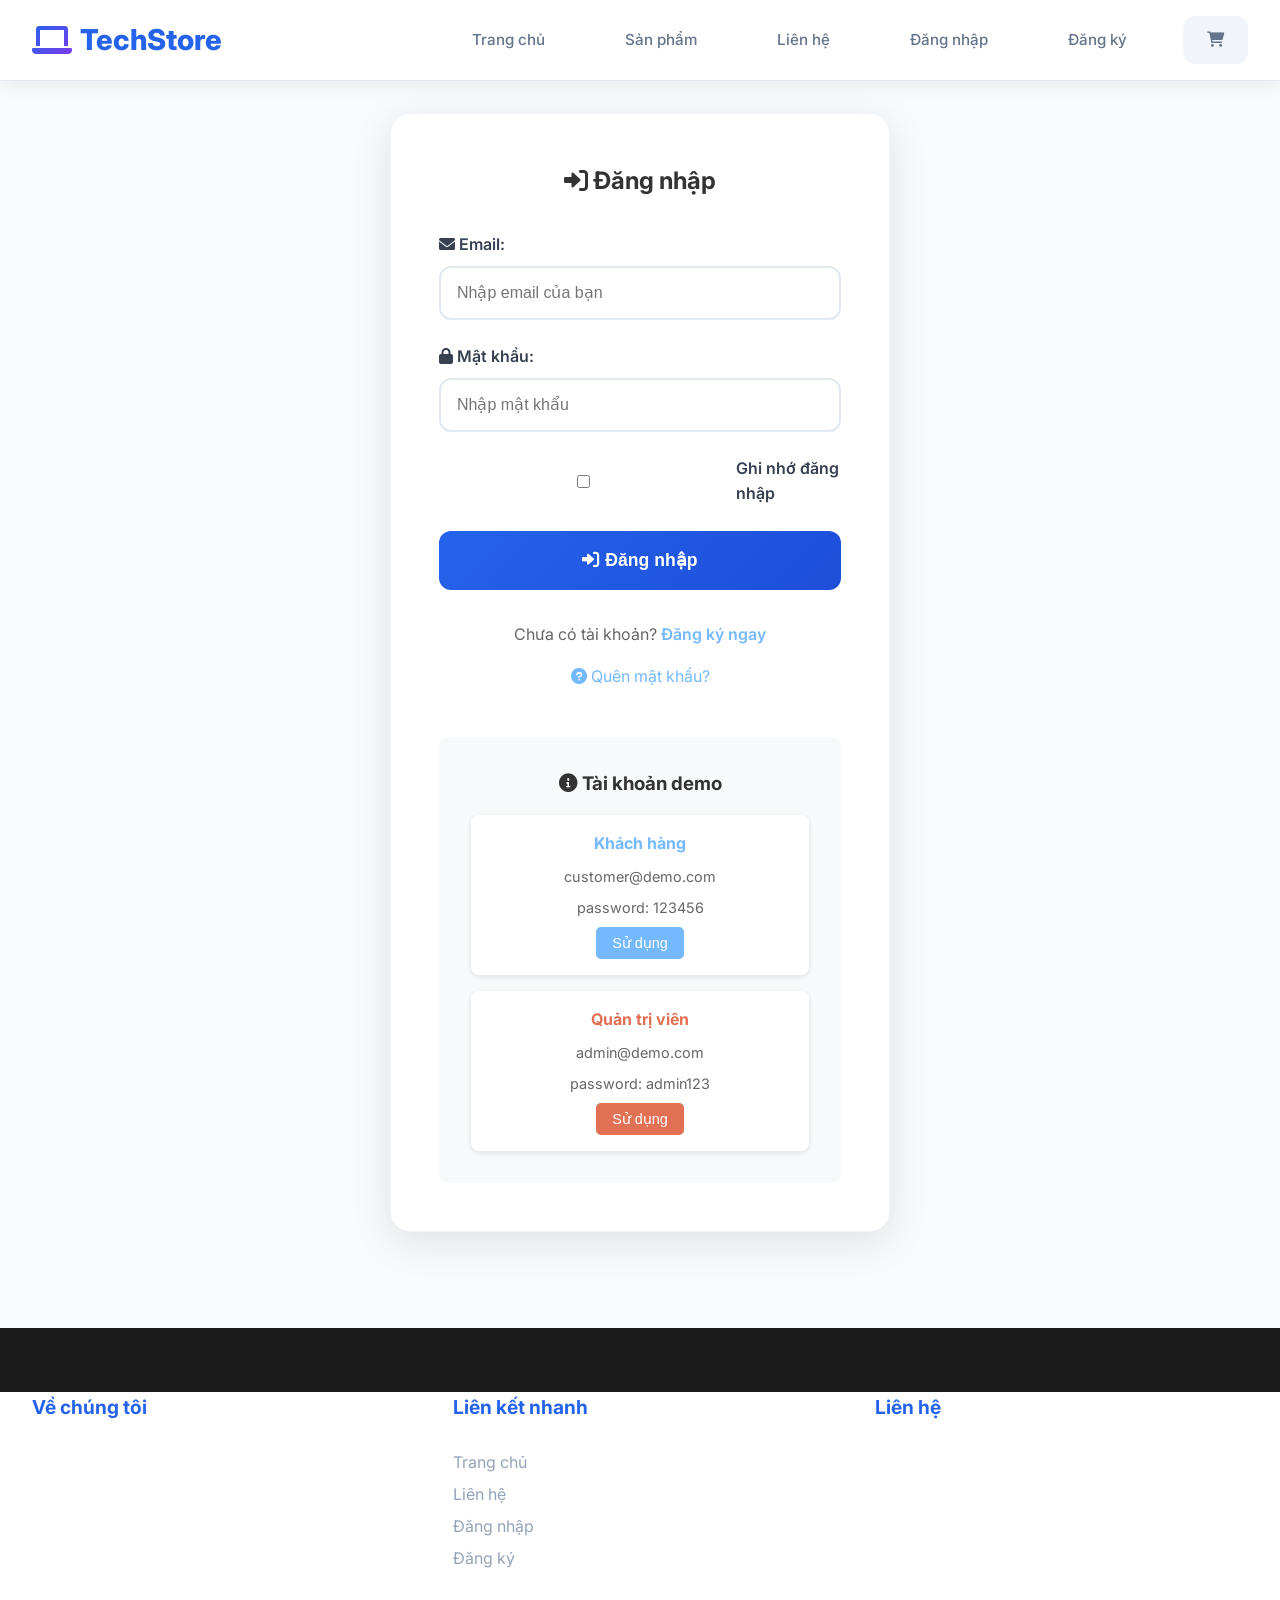
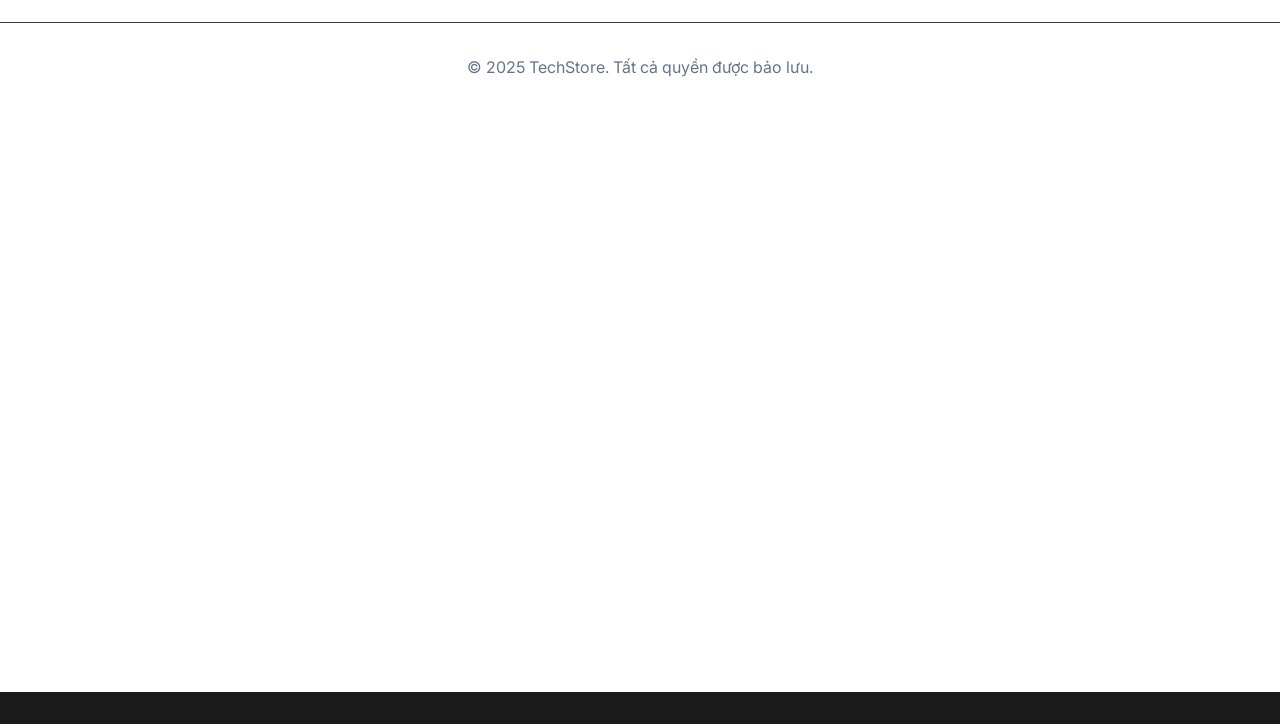
<file: admin.html>
<!DOCTYPE html>
<html lang="vi">

<head>
    <meta charset="UTF-8">
    <meta name="viewport" content="width=device-width, initial-scale=1.0">
    <title>Quản trị - TechStore</title>
    <link rel="stylesheet" href="style.css">
    <link rel="stylesheet" href="https://cdnjs.cloudflare.com/ajax/libs/font-awesome/6.0.0/css/all.min.css">
    <style>
        .back-to-home {
            position: absolute;
            top: 20px;
            right: 20px;
            padding: 8px 15px;
            background-color: #4CAF50;
            color: white;
            border-radius: 5px;
            text-decoration: none;
            font-weight: bold;
            display: flex;
            align-items: center;
            gap: 5px;
        }
        .back-to-home:hover {
            background-color: #45a049;
        }
    </style>
</head>

<body>
    <!-- Header -->
    <header class="header">
        <div class="header-content">
            <a href="index.html" class="logo">
                <i class="fas fa-laptop"></i> TechStore Admin
            </a>
            <nav class="nav">
                <a href="index.html">Trang chủ</a>
                <a href="products.html">Sản phẩm</a>
                <a href="contact.html">Liên hệ</a>
                <a href="login.html" id="login-link">Đăng nhập</a>
                <a href="register.html" id="register-link">Đăng ký</a>
                <a href="profile.html" id="profile-link" style="display: none;">Hồ sơ</a>
                <a href="admin.html" id="admin-link" style="display: none;">Quản trị</a>
                <a href="cart.html" class="cart-icon">
                    <i class="fas fa-shopping-cart"></i>
                    <span class="cart-count" id="cart-count">0</span>
                </a>
                <a href="index.html" class="back-to-home">
                    <i class="fas fa-home"></i> Quay về trang chính
                </a>
            </nav>
        </div>
    </header>

    <!-- Main Content -->
    <main class="main-content">
        <!-- Admin Header -->
        <div class="hero admin-header">
            <h1><i class="fas fa-cogs"></i> Trang quản trị</h1>
            <p>Quản lý hệ thống và dữ liệu của cửa hàng</p>
        </div>

            <!-- Messages -->
            <div id="message-container"></div>

            <!-- Admin Tabs -->
            <div class="admin-container">
                <div class="admin-tabs">
                    <button class="admin-tab active" data-tab="dashboard">
                        <i class="fas fa-tachometer-alt"></i> Tổng quan
                    </button>
                    <button class="admin-tab" data-tab="products">
                        <i class="fas fa-box"></i> Sản phẩm
                    </button>
                    <button class="admin-tab" data-tab="orders">
                        <i class="fas fa-shopping-cart"></i> Đơn hàng
                    </button>
                    <button class="admin-tab" data-tab="customers">
                        <i class="fas fa-users"></i> Khách hàng
                    </button>
                    <button class="admin-tab" data-tab="categories">
                        <i class="fas fa-tags"></i> Danh mục
                    </button>
                </div>

                <!-- Dashboard Tab -->
                <div class="admin-content active" id="dashboard">
                    <h2 style="color: #333; margin-bottom: 2rem;">
                        <i class="fas fa-chart-line"></i> Thống kê tổng quan
                    </h2>

                    <div class="stats-grid">
                        <div class="stat-card">
                            <div class="stat-number" id="total-products">0</div>
                            <div class="stat-label">Tổng sản phẩm</div>
                        </div>
                        <div class="stat-card">
                            <div class="stat-number" id="total-orders">0</div>
                            <div class="stat-label">Tổng đơn hàng</div>
                        </div>
                        <div class="stat-card">
                            <div class="stat-number" id="total-customers">0</div>
                            <div class="stat-label">Tổng khách hàng</div>
                        </div>
                        <div class="stat-card">
                            <div class="stat-number" id="total-revenue">0 VNĐ</div>
                            <div class="stat-label">Tổng doanh thu</div>
                        </div>
                    </div>

                    <div style="display: grid; grid-template-columns: repeat(auto-fit, minmax(300px, 1fr)); gap: 2rem; margin-top: 2rem;">
                        <div class="cart-container">
                            <h3 style="color: #333; margin-bottom: 1rem;">
                                <i class="fas fa-box"></i> Sản phẩm bán chạy
                            </h3>
                            <div id="top-products">
                                <!-- Top products will be loaded here -->
                            </div>
                        </div>

                        <div class="cart-container">
                            <h3 style="color: #333; margin-bottom: 1rem;">
                                <i class="fas fa-chart-pie"></i> Thống kê theo danh mục
                            </h3>
                            <div id="category-stats">
                                <!-- Category statistics will be loaded here -->
                            </div>
                        </div>
                    </div>
                </div>

                <!-- Products Tab -->
                <div class="admin-content" id="products">
                    <h2 style="color: #333; margin-bottom: 2rem;">
                        <i class="fas fa-box"></i> Quản lý sản phẩm
                    </h2>

                    <div style="display: flex; justify-content: space-between; align-items: center; margin-bottom: 2rem;">
                        <button id="add-product-btn" class="form-btn">
                            <i class="fas fa-plus"></i> Thêm sản phẩm mới
                        </button>
                        <div style="display: flex; gap: 1rem;">
                            <input type="text" id="product-search" placeholder="Tìm kiếm sản phẩm..." style="padding: 0.8rem; border: 2px solid #e0e0e0; border-radius: 10px;">
                            <select id="product-category-filter" style="padding: 0.8rem; border: 2px solid #e0e0e0; border-radius: 10px;">
                                <option value="">Tất cả danh mục</option>
                            </select>
                        </div>
                    </div>

                    <div class="cart-container">
                        <div id="products-list">
                            <!-- Products list will be loaded here -->
                        </div>
                    </div>
                </div>

                <!-- Orders Tab -->
                <div class="admin-content" id="orders">
                    <h2 style="color: #333; margin-bottom: 2rem;">
                        <i class="fas fa-shopping-cart"></i> Quản lý đơn hàng
                    </h2>

                    <div style="display: flex; gap: 1rem; margin-bottom: 2rem;">
                        <select id="order-status-filter" style="padding: 0.8rem; border: 2px solid #e0e0e0; border-radius: 10px;">
                            <option value="">Tất cả trạng thái</option>
                            <option value="pending">Chờ xử lý</option>
                            <option value="processing">Đang xử lý</option>
                            <option value="shipped">Đã giao hàng</option>
                            <option value="delivered">Đã nhận hàng</option>
                            <option value="cancelled">Đã hủy</option>
                        </select>
                        <input type="date" id="order-date-filter" style="padding: 0.8rem; border: 2px solid #e0e0e0; border-radius: 10px;">
                    </div>

                    <div class="cart-container">
                        <div id="orders-list">
                            <!-- Orders list will be loaded here -->
                        </div>
                    </div>
                </div>

                <!-- Customers Tab -->
                <div class="admin-content" id="customers">
                    <h2 style="color: #333; margin-bottom: 2rem;">
                        <i class="fas fa-users"></i> Quản lý khách hàng
                    </h2>

                    <div style="display: flex; gap: 1rem; margin-bottom: 2rem;">
                        <input type="text" id="customer-search" placeholder="Tìm kiếm khách hàng..." style="padding: 0.8rem; border: 2px solid #e0e0e0; border-radius: 10px;">
                        <select id="customer-sort" style="padding: 0.8rem; border: 2px solid #e0e0e0; border-radius: 10px;">
                            <option value="newest">Mới nhất</option>
                            <option value="oldest">Cũ nhất</option>
                            <option value="name">Tên A-Z</option>
                            <option value="orders">Số đơn hàng</option>
                        </select>
                    </div>

                    <div class="cart-container">
                        <div id="customers-list">
                            <!-- Customers list will be loaded here -->
                        </div>
                    </div>
                </div>

                <!-- Categories Tab -->
                <div class="admin-content" id="categories">
                    <h2 style="color: #333; margin-bottom: 2rem;">
                        <i class="fas fa-tags"></i> Quản lý danh mục
                    </h2>

                    <div style="display: flex; justify-content: space-between; align-items: center; margin-bottom: 2rem;">
                        <button id="add-category-btn" class="form-btn">
                            <i class="fas fa-plus"></i> Thêm danh mục mới
                        </button>
                    </div>

                    <div class="cart-container">
                        <div id="categories-list">
                            <!-- Categories list will be loaded here -->
                        </div>
                    </div>
                </div>
            </div>

            <!-- Add/Edit Product Modal -->
            <div class="form-container" id="product-modal" style="display: none; position: fixed; top: 50%; left: 50%; transform: translate(-50%, -50%); z-index: 1000; max-width: 600px; width: 90%;">
                <h2 style="text-align: center; margin-bottom: 2rem; color: #333;">
                    <i class="fas fa-box"></i> <span id="product-modal-title">Thêm sản phẩm mới</span>
                </h2>

                <form id="product-form">
                    <div class="form-group">
                        <label for="product-name">Tên sản phẩm:</label>
                        <input type="text" id="product-name" required>
                    </div>

                    <div class="form-group">
                        <label for="product-price">Giá:</label>
                        <input type="number" id="product-price" required min="0">
                    </div>

                    <div class="form-group">
                        <label for="product-category">Danh mục:</label>
                        <select id="product-category" required>
                            <option value="">Chọn danh mục</option>
                        </select>
                    </div>

                    <div class="form-group">
                        <label for="product-image">URL hình ảnh:</label>
                        <input type="url" id="product-image" required>
                    </div>

                    <div class="form-group">
                        <label for="product-stock">Số lượng tồn kho:</label>
                        <input type="number" id="product-stock" required min="0">
                    </div>

                    <div class="form-group">
                        <label for="product-description">Mô tả:</label>
                        <textarea id="product-description" rows="3" required></textarea>
                    </div>

                    <div style="display: flex; gap: 1rem;">
                        <button type="submit" class="form-btn" style="flex: 1;">
                            <i class="fas fa-save"></i> Lưu
                        </button>
                        <button type="button" id="cancel-product-btn" class="form-btn" style="flex: 1; background: linear-gradient(135deg, #636e72, #2d3436);">
                            <i class="fas fa-times"></i> Hủy
                        </button>
                    </div>
                </form>
            </div>

            <!-- Add/Edit Category Modal -->
            <div class="form-container" id="category-modal" style="display: none; position: fixed; top: 50%; left: 50%; transform: translate(-50%, -50%); z-index: 1000; max-width: 400px; width: 90%;">
                <h2 style="text-align: center; margin-bottom: 2rem; color: #333;">
                    <i class="fas fa-tag"></i> <span id="category-modal-title">Thêm danh mục mới</span>
                </h2>

                <form id="category-form">
                    <div class="form-group">
                        <label for="category-name">Tên danh mục:</label>
                        <input type="text" id="category-name" required>
                    </div>

                    <div class="form-group">
                        <label for="category-description">Mô tả:</label>
                        <textarea id="category-description" rows="3"></textarea>
                    </div>

                    <div style="display: flex; gap: 1rem;">
                        <button type="submit" class="form-btn" style="flex: 1;">
                            <i class="fas fa-save"></i> Lưu
                        </button>
                        <button type="button" id="cancel-category-btn" class="form-btn" style="flex: 1; background: linear-gradient(135deg, #636e72, #2d3436);">
                            <i class="fas fa-times"></i> Hủy
                        </button>
                    </div>
                </form>
            </div>
        </main>

        <!-- Footer -->
        <footer class="footer">
            <div class="container">
                <div class="footer-content">
                    <div class="footer-section">
                        <h3>Về chúng tôi</h3>
                        <p>TechStore là cửa hàng công nghệ hàng đầu Việt Nam, chuyên cung cấp các sản phẩm điện tử chất lượng cao với giá cả hợp lý.</p>
                    </div>
                    <div class="footer-section">
                        <h3>Liên kết nhanh</h3>
                        <ul style="list-style: none;">
                            <li><a href="index.html">Trang chủ</a></li>
                            <li><a href="contact.html">Liên hệ</a></li>
                            <li><a href="login.html">Đăng nhập</a></li>
                            <li><a href="register.html">Đăng ký</a></li>
                        </ul>
                    </div>
                    <div class="footer-section">
                        <h3>Liên hệ</h3>
                        <p><i class="fas fa-phone"></i> 1900 1234</p>
                        <p><i class="fas fa-envelope"></i> info@techstore.vn</p>
                        <p><i class="fas fa-map-marker-alt"></i> 123 Đường ABC, Quận 1, TP.HCM</p>
                    </div>
                </div>
                <div class="footer-bottom">
                    <p>&copy; 2025 TechStore. Tất cả quyền được bảo lưu.</p>
                </div>
            </div>
        </footer>
    </div>

    <script src="script.js"></script>
</body>

</html>
</file>
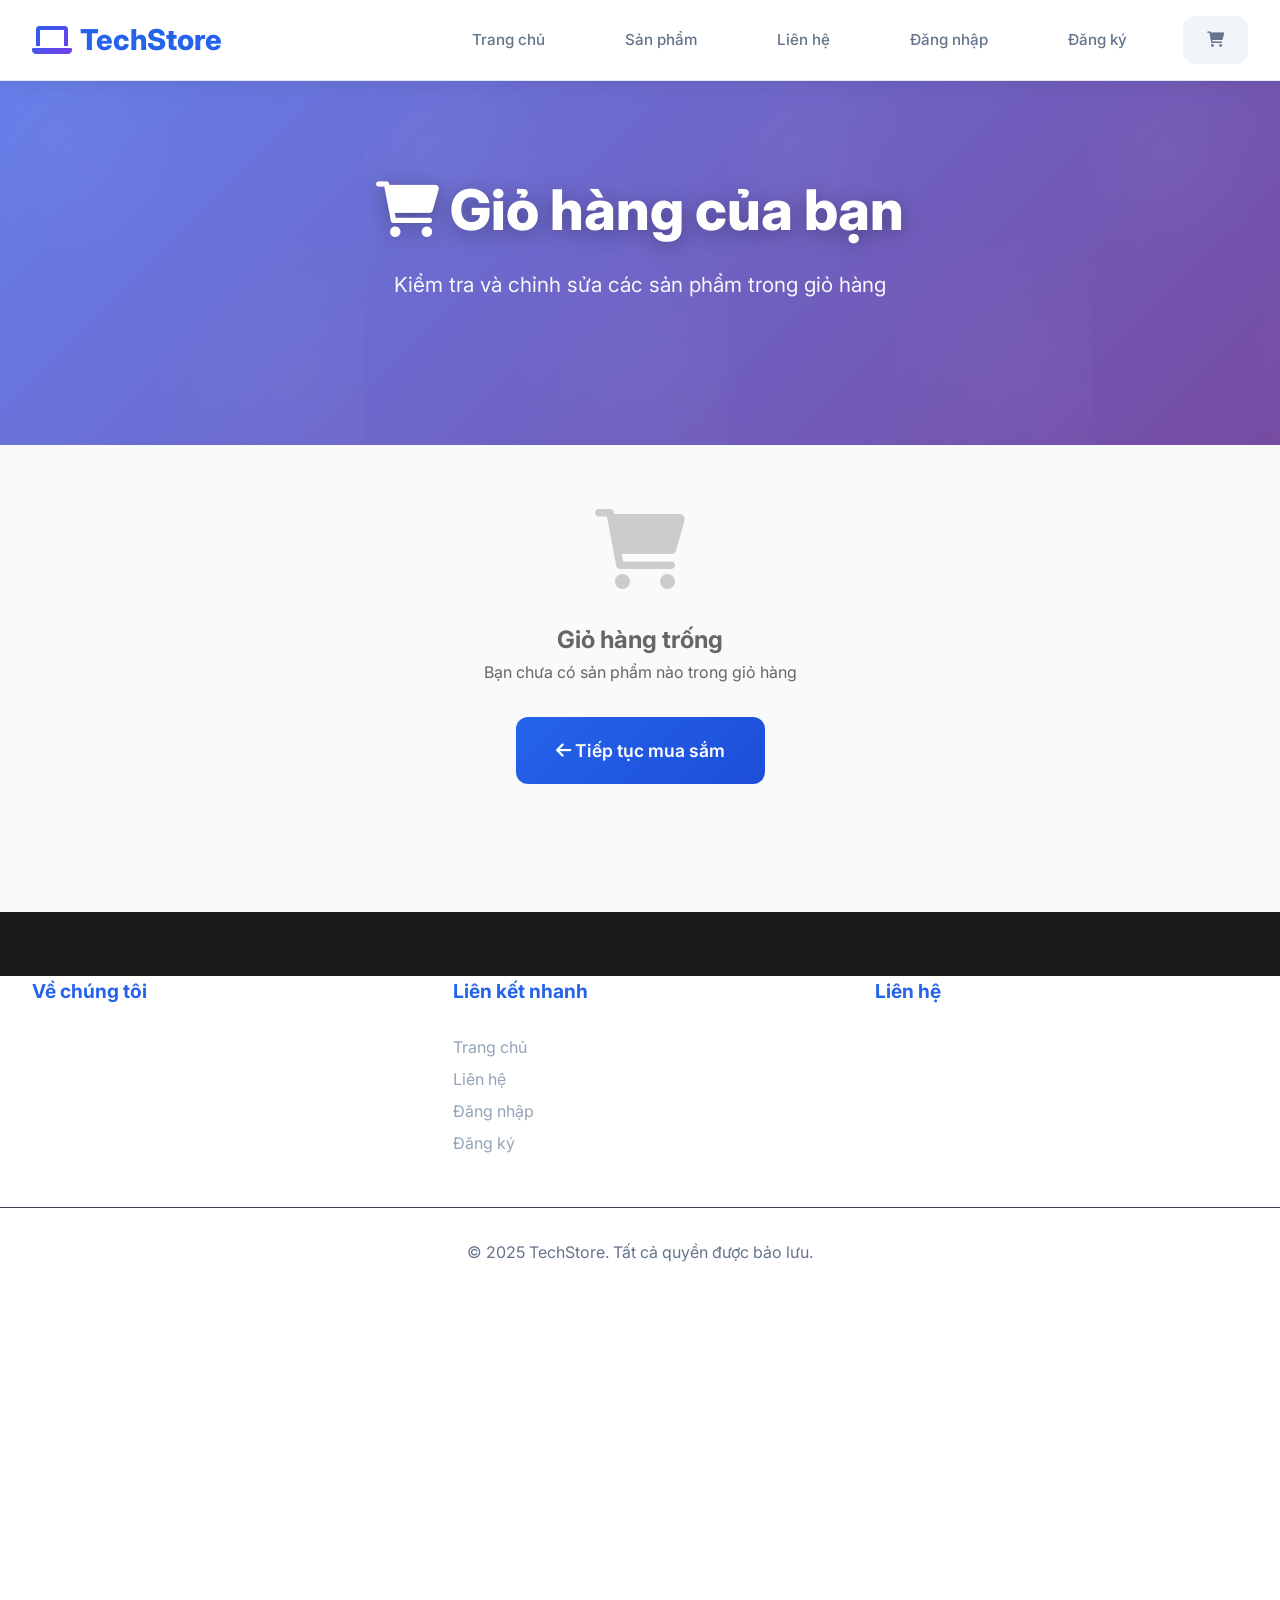
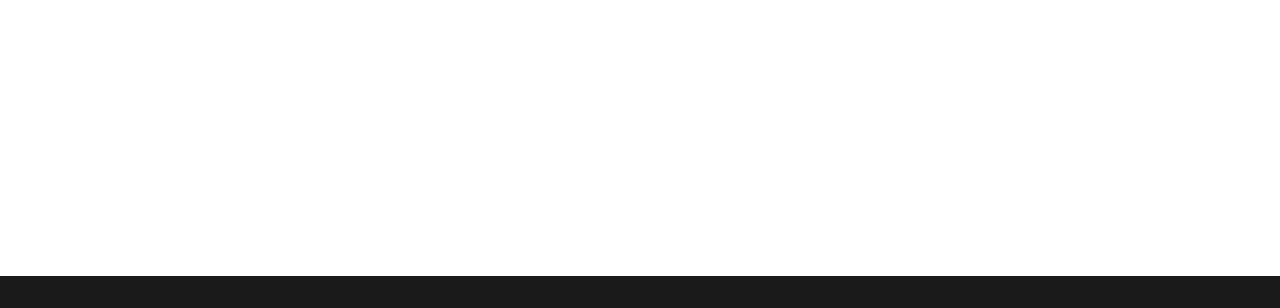
<file: cart.html>
<!DOCTYPE html>
<html lang="vi">

<head>
    <meta charset="UTF-8">
    <meta name="viewport" content="width=device-width, initial-scale=1.0">
    <title>Giỏ hàng - TechStore</title>
    <link rel="stylesheet" href="style.css">
    <link rel="stylesheet" href="https://cdnjs.cloudflare.com/ajax/libs/font-awesome/6.0.0/css/all.min.css">
</head>

<body>
    <!-- Header -->
    <header class="header">
        <div class="header-content">
            <a href="index.html" class="logo">
                <i class="fas fa-laptop"></i> TechStore
            </a>
            <nav class="nav">
                <a href="index.html">Trang chủ</a>
                <a href="products.html">Sản phẩm</a>
                <a href="contact.html">Liên hệ</a>
                <a href="login.html" id="login-link">Đăng nhập</a>
                <a href="register.html" id="register-link">Đăng ký</a>
                <a href="profile.html" id="profile-link" style="display: none;">Hồ sơ</a>
                <a href="admin.html" id="admin-link" style="display: none;">Quản trị</a>
                <a href="cart.html" class="cart-icon">
                    <i class="fas fa-shopping-cart"></i>
                    <span class="cart-count" id="cart-count">0</span>
                </a>
            </nav>
        </div>
    </header>

        <!-- Main Content -->
    <main class="main-content" id="main-content">
            <!-- Page Title -->
            <div class="hero">
                <h1><i class="fas fa-shopping-cart"></i> Giỏ hàng của bạn</h1>
                <p>Kiểm tra và chỉnh sửa các sản phẩm trong giỏ hàng</p>
            </div>

            <!-- Cart Container -->
            <div class="cart-container" id="cart-container">
                <!-- Cart items will be loaded here by JavaScript -->
            </div>

            <!-- Empty Cart Message -->
            <div id="empty-cart" style="display: none; text-align: center; padding: 4rem; color: #666;">
                <i class="fas fa-shopping-cart" style="font-size: 5rem; margin-bottom: 2rem; opacity: 0.3;"></i>
                <h2>Giỏ hàng trống</h2>
                <p>Bạn chưa có sản phẩm nào trong giỏ hàng</p>
                <a href="index.html" class="back-to-home" style="margin-top: 2rem;">
                    <i class="fas fa-arrow-left"></i> Tiếp tục mua sắm
                </a>
            </div>

            <!-- Cart Total -->
            <div class="cart-total" id="cart-total" style="display: none;">
                <h3>Tổng cộng</h3>
                <div class="total-amount" id="total-amount">0 VNĐ</div>
                <button class="checkout-btn" id="checkout-btn">
                    <i class="fas fa-credit-card"></i> Thanh toán
                </button>
            </div>

            <!-- Checkout Form -->
            <div class="form-container" id="checkout-form" style="display: none;">
                <h2 style="text-align: center; margin-bottom: 2rem; color: #333;">
                    <i class="fas fa-credit-card"></i> Thông tin thanh toán
                </h2>
                <form id="payment-form">
                    <div class="form-group">
                        <label for="customer-name">Họ và tên:</label>
                        <input type="text" id="customer-name" required>
                    </div>
                    <div class="form-group">
                        <label for="customer-email">Email:</label>
                        <input type="email" id="customer-email" required>
                    </div>
                    <div class="form-group">
                        <label for="customer-phone">Số điện thoại:</label>
                        <input type="tel" id="customer-phone" required>
                    </div>
                    <div class="form-group">
                        <label for="customer-address">Địa chỉ giao hàng:</label>
                        <textarea id="customer-address" rows="3" required></textarea>
                    </div>
                    <div class="form-group">
                        <label for="payment-method">Phương thức thanh toán:</label>
                        <select id="payment-method" required>
                            <option value="">Chọn phương thức thanh toán</option>
                            <option value="cod">Thanh toán khi nhận hàng (COD)</option>
                            <option value="bank">Chuyển khoản ngân hàng</option>
                            <option value="card">Thẻ tín dụng/ghi nợ</option>
                        </select>
                    </div>
                    <div class="form-group">
                        <label for="notes">Ghi chú (tùy chọn):</label>
                        <textarea id="notes" rows="2" placeholder="Ghi chú thêm về đơn hàng..."></textarea>
                    </div>
                    <button type="submit" class="form-btn">
                        <i class="fas fa-check"></i> Xác nhận đơn hàng
                    </button>
                </form>
            </div>

            <!-- Order Summary -->
            <div class="cart-container" id="order-summary" style="display: none;">
                <h2 style="text-align: center; margin-bottom: 2rem; color: #333;">
                    <i class="fas fa-receipt"></i> Tóm tắt đơn hàng
                </h2>
                <div id="order-items"></div>
                <div class="cart-total">
                    <h3>Tổng cộng</h3>
                    <div class="total-amount" id="order-total">0 VNĐ</div>
                </div>
            </div>
        </main>

        <!-- Footer -->
        <footer class="footer">
            <div class="container">
                <div class="footer-content">
                    <div class="footer-section">
                        <h3>Về chúng tôi</h3>
                        <p>TechStore là cửa hàng công nghệ hàng đầu Việt Nam, chuyên cung cấp các sản phẩm điện tử chất lượng cao với giá cả hợp lý.</p>
                    </div>
                    <div class="footer-section">
                        <h3>Liên kết nhanh</h3>
                        <ul style="list-style: none;">
                            <li><a href="index.html">Trang chủ</a></li>
                            <li><a href="contact.html">Liên hệ</a></li>
                            <li><a href="login.html">Đăng nhập</a></li>
                            <li><a href="register.html">Đăng ký</a></li>
                        </ul>
                    </div>
                    <div class="footer-section">
                        <h3>Liên hệ</h3>
                        <p><i class="fas fa-phone"></i> 1900 1234</p>
                        <p><i class="fas fa-envelope"></i> info@techstore.vn</p>
                        <p><i class="fas fa-map-marker-alt"></i> 123 Đường ABC, Quận 1, TP.HCM</p>
                    </div>
                </div>
                <div class="footer-bottom">
                    <p>&copy; 2025 TechStore. Tất cả quyền được bảo lưu.</p>
                </div>
            </div>
        </footer>
    </div>

    <script src="script.js"></script>
</body>

</html>
</file>
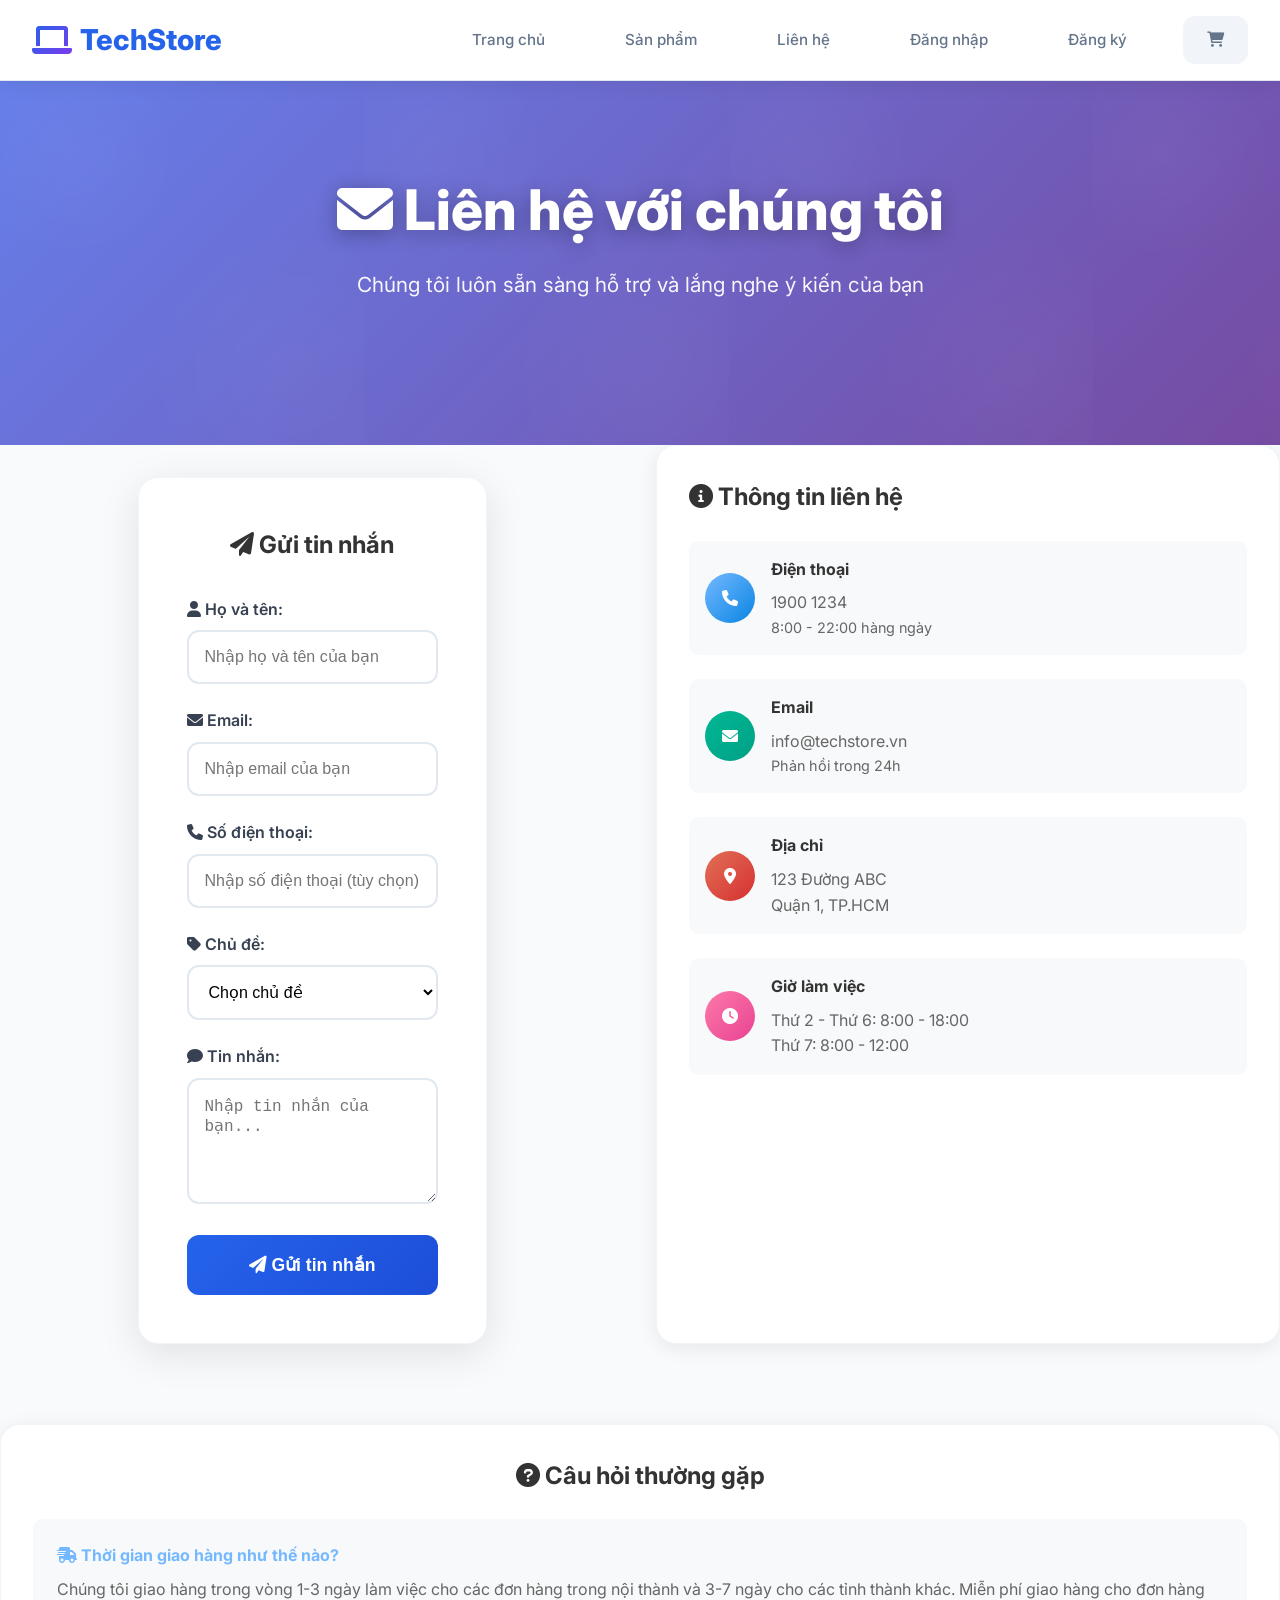
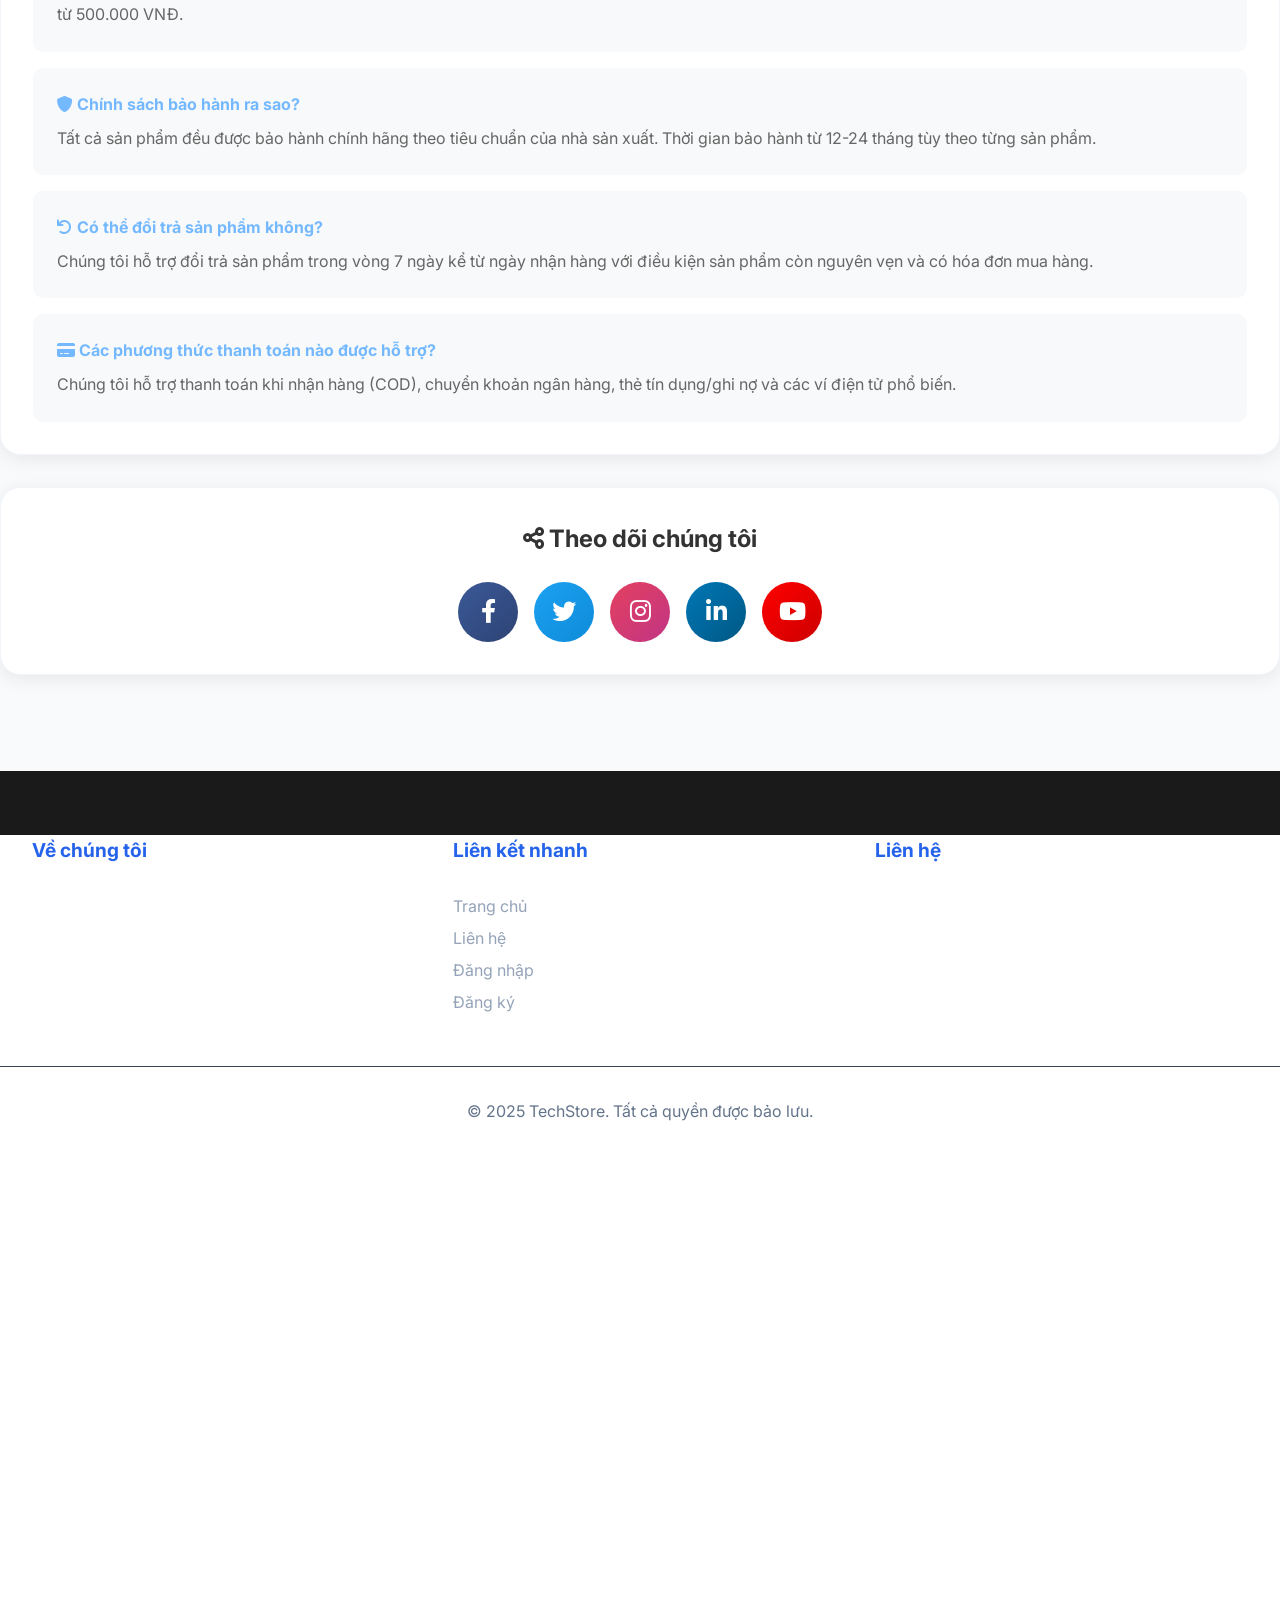
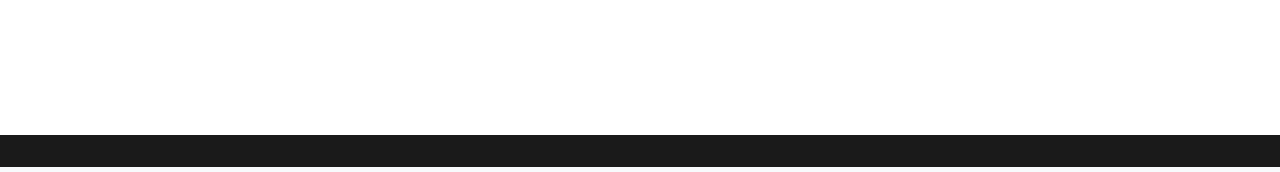
<file: contact.html>
<!DOCTYPE html>
<html lang="vi">

<head>
    <meta charset="UTF-8">
    <meta name="viewport" content="width=device-width, initial-scale=1.0">
    <title>Liên hệ - TechStore</title>
    <link rel="stylesheet" href="style.css">
    <link rel="stylesheet" href="https://cdnjs.cloudflare.com/ajax/libs/font-awesome/6.0.0/css/all.min.css">
</head>

<body>
    <!-- Header -->
    <header class="header">
        <div class="header-content">
            <a href="index.html" class="logo">
                <i class="fas fa-laptop"></i> TechStore
            </a>
            <nav class="nav">
                <a href="index.html">Trang chủ</a>
                <a href="products.html">Sản phẩm</a>
                <a href="contact.html">Liên hệ</a>
                <a href="login.html" id="login-link">Đăng nhập</a>
                <a href="register.html" id="register-link">Đăng ký</a>
                <a href="profile.html" id="profile-link" style="display: none;">Hồ sơ</a>
                <a href="admin.html" id="admin-link" style="display: none;">Quản trị</a>
                <a href="cart.html" class="cart-icon">
                    <i class="fas fa-shopping-cart"></i>
                    <span class="cart-count" id="cart-count">0</span>
                </a>
            </nav>
        </div>
    </header>

        <!-- Main Content -->
    <main class="main-content" id="main-content">
            <!-- Contact Header -->
            <div class="hero">
                <h1><i class="fas fa-envelope"></i> Liên hệ với chúng tôi</h1>
                <p>Chúng tôi luôn sẵn sàng hỗ trợ và lắng nghe ý kiến của bạn</p>
            </div>

            <!-- Messages -->
            <div id="message-container"></div>

            <!-- Contact Content -->
            <div style="display: grid; grid-template-columns: repeat(auto-fit, minmax(400px, 1fr)); gap: 2rem; margin-bottom: 3rem;">
                <!-- Contact Form -->
                <div class="form-container">
                    <h2 style="text-align: center; margin-bottom: 2rem; color: #333;">
                        <i class="fas fa-paper-plane"></i> Gửi tin nhắn
                    </h2>

                    <form id="contact-form">
                        <div class="form-group">
                            <label for="contact-name">
                                <i class="fas fa-user"></i> Họ và tên:
                            </label>
                            <input type="text" id="contact-name" required placeholder="Nhập họ và tên của bạn">
                        </div>

                        <div class="form-group">
                            <label for="contact-email">
                                <i class="fas fa-envelope"></i> Email:
                            </label>
                            <input type="email" id="contact-email" required placeholder="Nhập email của bạn">
                        </div>

                        <div class="form-group">
                            <label for="contact-phone">
                                <i class="fas fa-phone"></i> Số điện thoại:
                            </label>
                            <input type="tel" id="contact-phone" placeholder="Nhập số điện thoại (tùy chọn)">
                        </div>

                        <div class="form-group">
                            <label for="contact-subject">
                                <i class="fas fa-tag"></i> Chủ đề:
                            </label>
                            <select id="contact-subject" required>
                                <option value="">Chọn chủ đề</option>
                                <option value="support">Hỗ trợ kỹ thuật</option>
                                <option value="order">Hỏi về đơn hàng</option>
                                <option value="product">Hỏi về sản phẩm</option>
                                <option value="complaint">Khiếu nại</option>
                                <option value="suggestion">Góp ý</option>
                                <option value="other">Khác</option>
                            </select>
                        </div>

                        <div class="form-group">
                            <label for="contact-message">
                                <i class="fas fa-comment"></i> Tin nhắn:
                            </label>
                            <textarea id="contact-message" rows="5" required placeholder="Nhập tin nhắn của bạn..."></textarea>
                        </div>

                        <button type="submit" class="form-btn">
                            <i class="fas fa-paper-plane"></i> Gửi tin nhắn
                        </button>
                    </form>
                </div>

                <!-- Contact Information -->
                <div class="cart-container">
                    <h2 style="color: #333; margin-bottom: 1.5rem;">
                        <i class="fas fa-info-circle"></i> Thông tin liên hệ
                    </h2>

                    <div style="display: grid; gap: 1.5rem;">
                        <div style="display: flex; align-items: center; gap: 1rem; padding: 1rem; background: #f8f9fa; border-radius: 10px;">
                            <div style="width: 50px; height: 50px; background: linear-gradient(135deg, #74b9ff, #0984e3); color: white; border-radius: 50%; display: flex; align-items: center; justify-content: center;">
                                <i class="fas fa-phone"></i>
                            </div>
                            <div>
                                <h4 style="color: #333; margin-bottom: 0.5rem;">Điện thoại</h4>
                                <p style="color: #666; margin: 0;">1900 1234</p>
                                <p style="color: #666; margin: 0; font-size: 0.9rem;">8:00 - 22:00 hàng ngày</p>
                            </div>
                        </div>

                        <div style="display: flex; align-items: center; gap: 1rem; padding: 1rem; background: #f8f9fa; border-radius: 10px;">
                            <div style="width: 50px; height: 50px; background: linear-gradient(135deg, #00b894, #00a085); color: white; border-radius: 50%; display: flex; align-items: center; justify-content: center;">
                                <i class="fas fa-envelope"></i>
                            </div>
                            <div>
                                <h4 style="color: #333; margin-bottom: 0.5rem;">Email</h4>
                                <p style="color: #666; margin: 0;">info@techstore.vn</p>
                                <p style="color: #666; margin: 0; font-size: 0.9rem;">Phản hồi trong 24h</p>
                            </div>
                        </div>

                        <div style="display: flex; align-items: center; gap: 1rem; padding: 1rem; background: #f8f9fa; border-radius: 10px;">
                            <div style="width: 50px; height: 50px; background: linear-gradient(135deg, #e17055, #d63031); color: white; border-radius: 50%; display: flex; align-items: center; justify-content: center;">
                                <i class="fas fa-map-marker-alt"></i>
                            </div>
                            <div>
                                <h4 style="color: #333; margin-bottom: 0.5rem;">Địa chỉ</h4>
                                <p style="color: #666; margin: 0;">123 Đường ABC</p>
                                <p style="color: #666; margin: 0;">Quận 1, TP.HCM</p>
                            </div>
                        </div>

                        <div style="display: flex; align-items: center; gap: 1rem; padding: 1rem; background: #f8f9fa; border-radius: 10px;">
                            <div style="width: 50px; height: 50px; background: linear-gradient(135deg, #fd79a8, #e84393); color: white; border-radius: 50%; display: flex; align-items: center; justify-content: center;">
                                <i class="fas fa-clock"></i>
                            </div>
                            <div>
                                <h4 style="color: #333; margin-bottom: 0.5rem;">Giờ làm việc</h4>
                                <p style="color: #666; margin: 0;">Thứ 2 - Thứ 6: 8:00 - 18:00</p>
                                <p style="color: #666; margin: 0;">Thứ 7: 8:00 - 12:00</p>
                            </div>
                        </div>
                    </div>
                </div>
            </div>

            <!-- FAQ Section -->
            <div class="cart-container">
                <h2 style="color: #333; margin-bottom: 1.5rem; text-align: center;">
                    <i class="fas fa-question-circle"></i> Câu hỏi thường gặp
                </h2>

                <div style="display: grid; gap: 1rem;">
                    <div style="background: #f8f9fa; border-radius: 10px; padding: 1.5rem;">
                        <h4 style="color: #74b9ff; margin-bottom: 0.5rem;">
                            <i class="fas fa-shipping-fast"></i> Thời gian giao hàng như thế nào?
                        </h4>
                        <p style="color: #666; margin: 0;">Chúng tôi giao hàng trong vòng 1-3 ngày làm việc cho các đơn hàng trong nội thành và 3-7 ngày cho các tỉnh thành khác. Miễn phí giao hàng cho đơn hàng từ 500.000 VNĐ.</p>
                    </div>

                    <div style="background: #f8f9fa; border-radius: 10px; padding: 1.5rem;">
                        <h4 style="color: #74b9ff; margin-bottom: 0.5rem;">
                            <i class="fas fa-shield-alt"></i> Chính sách bảo hành ra sao?
                        </h4>
                        <p style="color: #666; margin: 0;">Tất cả sản phẩm đều được bảo hành chính hãng theo tiêu chuẩn của nhà sản xuất. Thời gian bảo hành từ 12-24 tháng tùy theo từng sản phẩm.</p>
                    </div>

                    <div style="background: #f8f9fa; border-radius: 10px; padding: 1.5rem;">
                        <h4 style="color: #74b9ff; margin-bottom: 0.5rem;">
                            <i class="fas fa-undo"></i> Có thể đổi trả sản phẩm không?
                        </h4>
                        <p style="color: #666; margin: 0;">Chúng tôi hỗ trợ đổi trả sản phẩm trong vòng 7 ngày kể từ ngày nhận hàng với điều kiện sản phẩm còn nguyên vẹn và có hóa đơn mua hàng.</p>
                    </div>

                    <div style="background: #f8f9fa; border-radius: 10px; padding: 1.5rem;">
                        <h4 style="color: #74b9ff; margin-bottom: 0.5rem;">
                            <i class="fas fa-credit-card"></i> Các phương thức thanh toán nào được hỗ trợ?
                        </h4>
                        <p style="color: #666; margin: 0;">Chúng tôi hỗ trợ thanh toán khi nhận hàng (COD), chuyển khoản ngân hàng, thẻ tín dụng/ghi nợ và các ví điện tử phổ biến.</p>
                    </div>
                </div>
            </div>

            <!-- Social Media -->
            <div class="cart-container" style="margin-top: 2rem;">
                <h2 style="color: #333; margin-bottom: 1.5rem; text-align: center;">
                    <i class="fas fa-share-alt"></i> Theo dõi chúng tôi
                </h2>
                <div style="display: flex; justify-content: center; gap: 1rem; flex-wrap: wrap;">
                    <a href="#" style="display: inline-block; width: 60px; height: 60px; background: linear-gradient(135deg, #3b5998, #2d4373); color: white; border-radius: 50%; text-align: center; line-height: 60px; text-decoration: none; transition: all 0.3s ease; font-size: 1.5rem;">
                        <i class="fab fa-facebook-f"></i>
                    </a>
                    <a href="#" style="display: inline-block; width: 60px; height: 60px; background: linear-gradient(135deg, #1da1f2, #0d8bd9); color: white; border-radius: 50%; text-align: center; line-height: 60px; text-decoration: none; transition: all 0.3s ease; font-size: 1.5rem;">
                        <i class="fab fa-twitter"></i>
                    </a>
                    <a href="#" style="display: inline-block; width: 60px; height: 60px; background: linear-gradient(135deg, #e4405f, #c13584); color: white; border-radius: 50%; text-align: center; line-height: 60px; text-decoration: none; transition: all 0.3s ease; font-size: 1.5rem;">
                        <i class="fab fa-instagram"></i>
                    </a>
                    <a href="#" style="display: inline-block; width: 60px; height: 60px; background: linear-gradient(135deg, #0077b5, #005885); color: white; border-radius: 50%; text-align: center; line-height: 60px; text-decoration: none; transition: all 0.3s ease; font-size: 1.5rem;">
                        <i class="fab fa-linkedin-in"></i>
                    </a>
                    <a href="#" style="display: inline-block; width: 60px; height: 60px; background: linear-gradient(135deg, #ff0000, #cc0000); color: white; border-radius: 50%; text-align: center; line-height: 60px; text-decoration: none; transition: all 0.3s ease; font-size: 1.5rem;">
                        <i class="fab fa-youtube"></i>
                    </a>
                </div>
            </div>
        </main>

        <!-- Footer -->
        <footer class="footer">
            <div class="container">
                <div class="footer-content">
                    <div class="footer-section">
                        <h3>Về chúng tôi</h3>
                        <p>TechStore là cửa hàng công nghệ hàng đầu Việt Nam, chuyên cung cấp các sản phẩm điện tử chất lượng cao với giá cả hợp lý.</p>
                    </div>
                    <div class="footer-section">
                        <h3>Liên kết nhanh</h3>
                        <ul style="list-style: none;">
                            <li><a href="index.html">Trang chủ</a></li>
                            <li><a href="contact.html">Liên hệ</a></li>
                            <li><a href="login.html">Đăng nhập</a></li>
                            <li><a href="register.html">Đăng ký</a></li>
                        </ul>
                    </div>
                    <div class="footer-section">
                        <h3>Liên hệ</h3>
                        <p><i class="fas fa-phone"></i> 1900 1234</p>
                        <p><i class="fas fa-envelope"></i> info@techstore.vn</p>
                        <p><i class="fas fa-map-marker-alt"></i> 123 Đường ABC, Quận 1, TP.HCM</p>
                    </div>
                </div>
                <div class="footer-bottom">
                    <p>&copy; 2025 TechStore. Tất cả quyền được bảo lưu.</p>
                </div>
            </div>
        </footer>
    </div>

    <script src="script.js"></script>
</body>

</html>
</file>
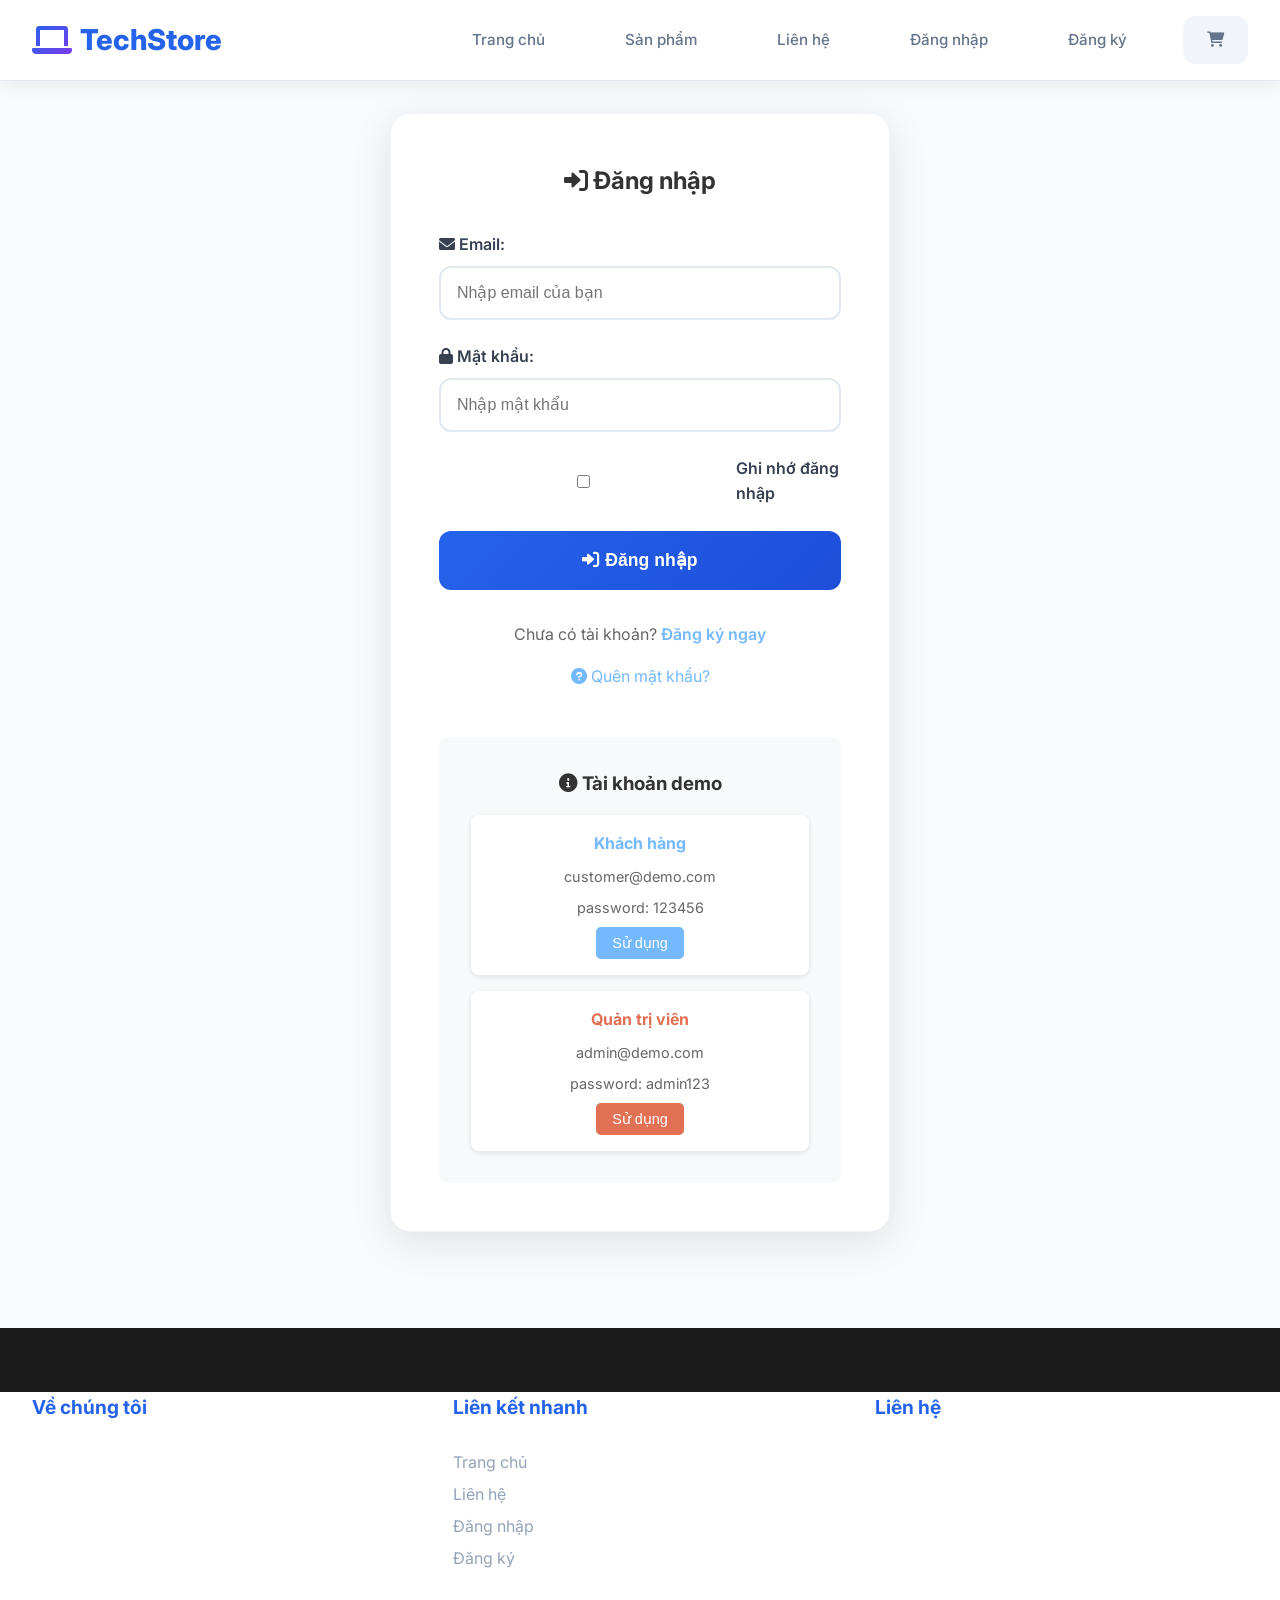
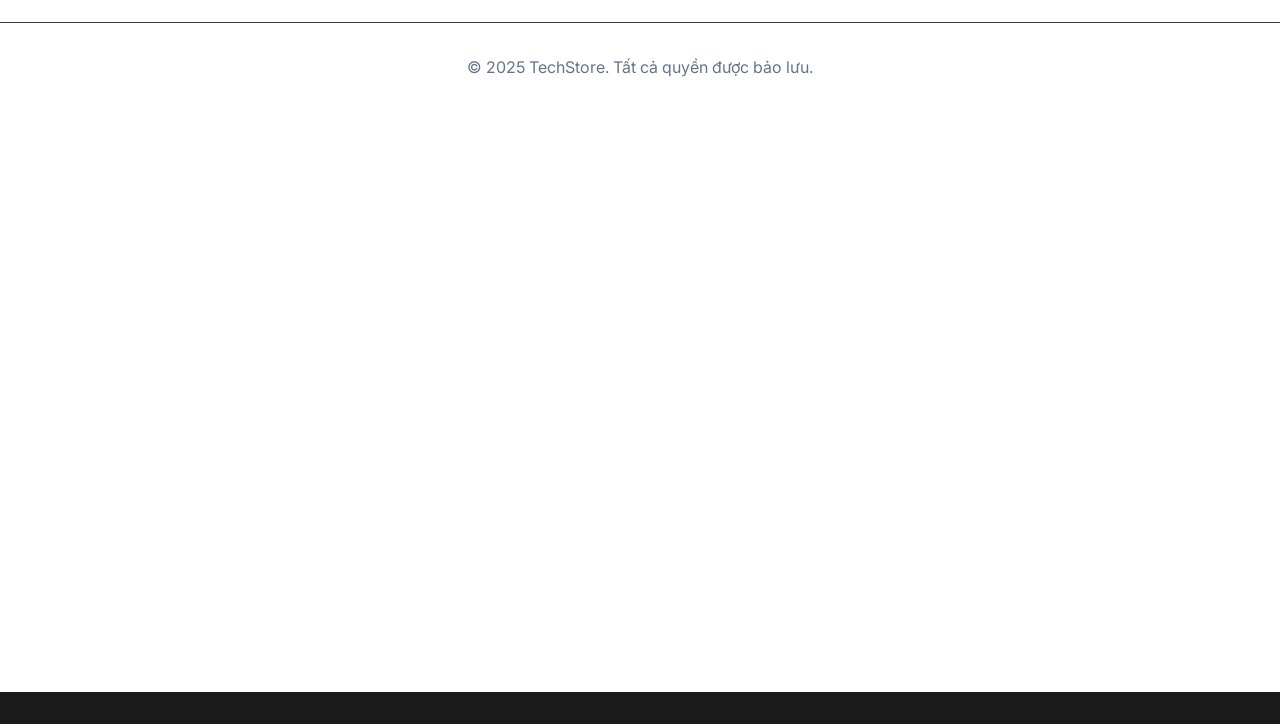
<file: login.html>
<!DOCTYPE html>
<html lang="vi">

<head>
    <meta charset="UTF-8">
    <meta name="viewport" content="width=device-width, initial-scale=1.0">
    <title>Đăng nhập - TechStore</title>
    <link rel="stylesheet" href="style.css">
    <link rel="stylesheet" href="https://cdnjs.cloudflare.com/ajax/libs/font-awesome/6.0.0/css/all.min.css">
</head>

<body>
    <!-- Header -->
    <header class="header">
        <div class="header-content">
            <a href="index.html" class="logo">
                <i class="fas fa-laptop"></i> TechStore
            </a>
            <nav class="nav">
                <a href="index.html">Trang chủ</a>
                <a href="products.html">Sản phẩm</a>
                <a href="contact.html">Liên hệ</a>
                <a href="login.html" id="login-link">Đăng nhập</a>
                <a href="register.html" id="register-link">Đăng ký</a>
                <a href="profile.html" id="profile-link" style="display: none;">Hồ sơ</a>
                <a href="admin.html" id="admin-link" style="display: none;">Quản trị</a>
                <a href="cart.html" class="cart-icon">
                    <i class="fas fa-shopping-cart"></i>
                    <span class="cart-count" id="cart-count">0</span>
                </a>
            </nav>
        </div>
    </header>

        <!-- Main Content -->
    <main class="main-content" id="main-content">
            <!-- Login Form -->
            <div class="form-container">
                <h2 style="text-align: center; margin-bottom: 2rem; color: #333;">
                    <i class="fas fa-sign-in-alt"></i> Đăng nhập
                </h2>

                <!-- Messages -->
                <div id="message-container"></div>

                <form id="login-form">
                    <div class="form-group">
                        <label for="email">
                            <i class="fas fa-envelope"></i> Email:
                        </label>
                        <input type="email" id="email" required placeholder="Nhập email của bạn">
                    </div>

                    <div class="form-group">
                        <label for="password">
                            <i class="fas fa-lock"></i> Mật khẩu:
                        </label>
                        <input type="password" id="password" required placeholder="Nhập mật khẩu">
                    </div>

                    <div class="form-group" style="display: flex; align-items: center; gap: 0.5rem;">
                        <input type="checkbox" id="remember-me">
                        <label for="remember-me" style="margin-bottom: 0;">Ghi nhớ đăng nhập</label>
                    </div>

                    <button type="submit" class="form-btn">
                        <i class="fas fa-sign-in-alt"></i> Đăng nhập
                    </button>
                </form>

                <!-- Additional Links -->
                <div style="text-align: center; margin-top: 2rem;">
                    <p style="color: #666; margin-bottom: 1rem;">
                        Chưa có tài khoản?
                        <a href="register.html" style="color: #74b9ff; text-decoration: none; font-weight: 600;">
                            Đăng ký ngay
                        </a>
                    </p>
                    <a href="#" id="forgot-password" style="color: #74b9ff; text-decoration: none;">
                        <i class="fas fa-question-circle"></i> Quên mật khẩu?
                    </a>
                </div>

                <!-- Demo Accounts -->
                <div style="margin-top: 3rem; padding: 2rem; background: #f8f9fa; border-radius: 10px;">
                    <h3 style="text-align: center; color: #333; margin-bottom: 1rem;">
                        <i class="fas fa-info-circle"></i> Tài khoản demo
                    </h3>
                    <div style="display: grid; grid-template-columns: repeat(auto-fit, minmax(200px, 1fr)); gap: 1rem;">
                        <div style="text-align: center; padding: 1rem; background: white; border-radius: 8px; box-shadow: 0 2px 5px rgba(0,0,0,0.1);">
                            <h4 style="color: #74b9ff; margin-bottom: 0.5rem;">Khách hàng</h4>
                            <p style="font-size: 0.9rem; color: #666; margin-bottom: 0.5rem;">customer@demo.com</p>
                            <p style="font-size: 0.9rem; color: #666;">password: 123456</p>
                            <button onclick="fillDemoAccount('customer@demo.com', '123456')" style="margin-top: 0.5rem; padding: 0.5rem 1rem; background: #74b9ff; color: white; border: none; border-radius: 5px; cursor: pointer; font-size: 0.9rem;">
                                Sử dụng
                            </button>
                        </div>
                        <div style="text-align: center; padding: 1rem; background: white; border-radius: 8px; box-shadow: 0 2px 5px rgba(0,0,0,0.1);">
                            <h4 style="color: #e17055; margin-bottom: 0.5rem;">Quản trị viên</h4>
                            <p style="font-size: 0.9rem; color: #666; margin-bottom: 0.5rem;">admin@demo.com</p>
                            <p style="font-size: 0.9rem; color: #666;">password: admin123</p>
                            <button onclick="fillDemoAccount('admin@demo.com', 'admin123')" style="margin-top: 0.5rem; padding: 0.5rem 1rem; background: #e17055; color: white; border: none; border-radius: 5px; cursor: pointer; font-size: 0.9rem;">
                                Sử dụng
                            </button>
                        </div>
                    </div>
                </div>
            </div>
        </main>

        <!-- Footer -->
        <footer class="footer">
            <div class="container">
                <div class="footer-content">
                    <div class="footer-section">
                        <h3>Về chúng tôi</h3>
                        <p>TechStore là cửa hàng công nghệ hàng đầu Việt Nam, chuyên cung cấp các sản phẩm điện tử chất lượng cao với giá cả hợp lý.</p>
                    </div>
                    <div class="footer-section">
                        <h3>Liên kết nhanh</h3>
                        <ul style="list-style: none;">
                            <li><a href="index.html">Trang chủ</a></li>
                            <li><a href="contact.html">Liên hệ</a></li>
                            <li><a href="login.html">Đăng nhập</a></li>
                            <li><a href="register.html">Đăng ký</a></li>
                        </ul>
                    </div>
                    <div class="footer-section">
                        <h3>Liên hệ</h3>
                        <p><i class="fas fa-phone"></i> 1900 1234</p>
                        <p><i class="fas fa-envelope"></i> info@techstore.vn</p>
                        <p><i class="fas fa-map-marker-alt"></i> 123 Đường ABC, Quận 1, TP.HCM</p>
                    </div>
                </div>
                <div class="footer-bottom">
                    <p>&copy; 2025 TechStore. Tất cả quyền được bảo lưu.</p>
                </div>
            </div>
        </footer>
    </div>

    <script src="script.js"></script>
    <script>
        function fillDemoAccount(email, password) {
            document.getElementById('email').value = email;
            document.getElementById('password').value = password;
        }
    </script>
</body>

</html>
</file>
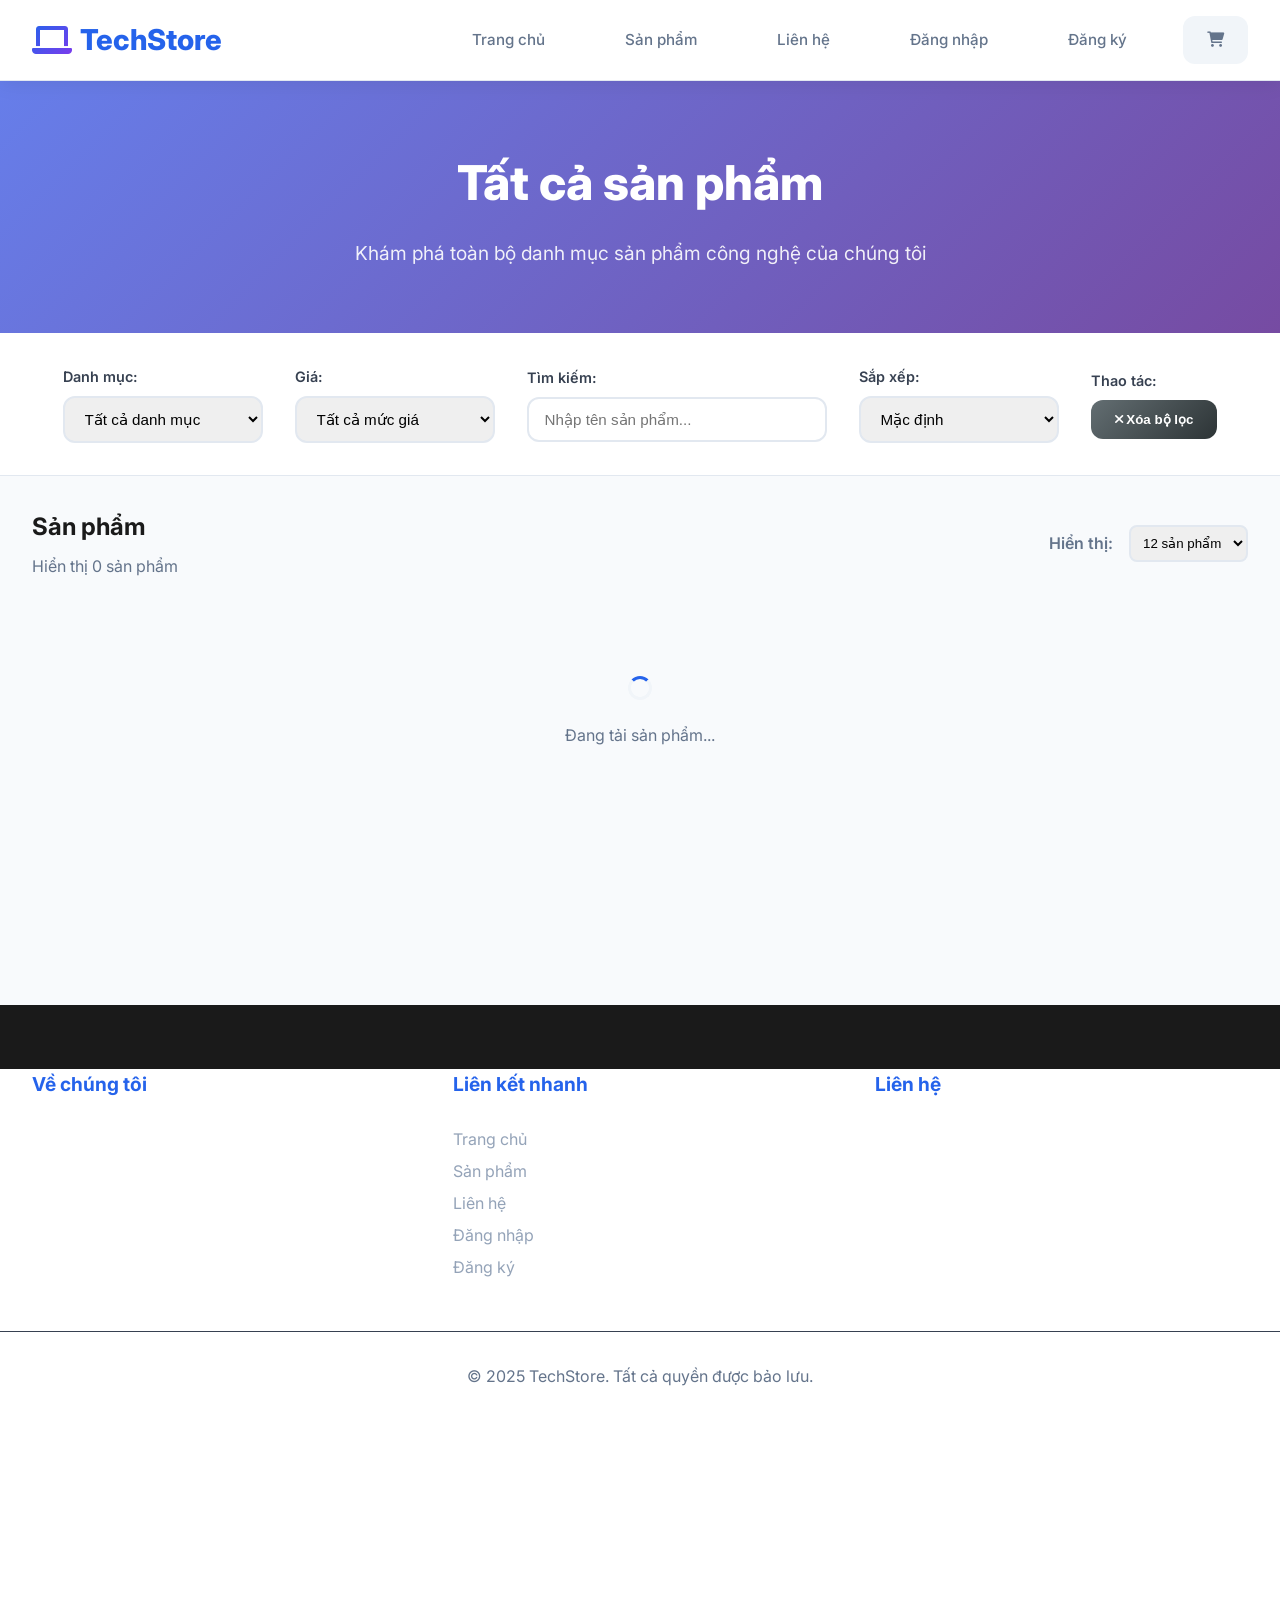
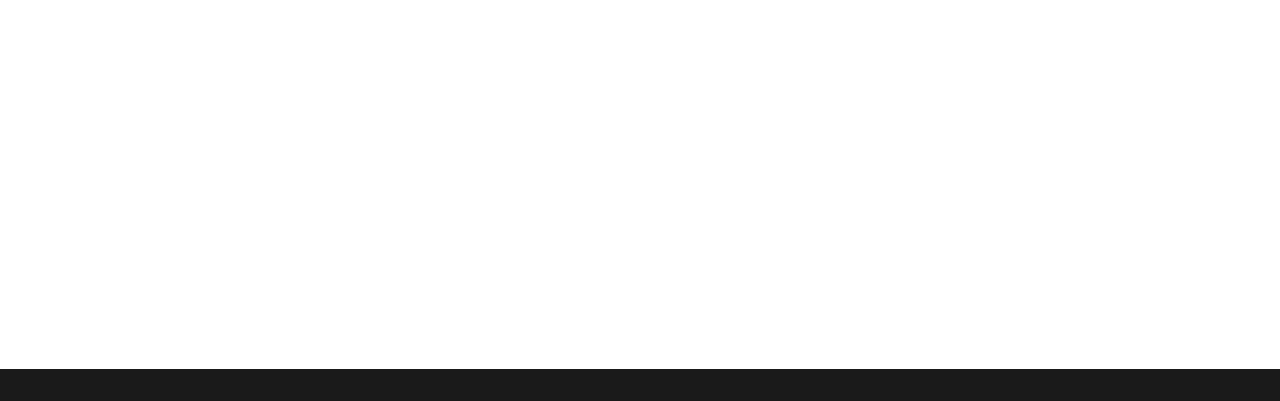
<file: products.html>
<!DOCTYPE html>
<html lang="vi">

<head>
    <meta charset="UTF-8">
    <meta name="viewport" content="width=device-width, initial-scale=1.0">
    <title>Tất cả sản phẩm - TechStore</title>
    <link rel="stylesheet" href="style.css">
    <link rel="stylesheet" href="https://cdnjs.cloudflare.com/ajax/libs/font-awesome/6.0.0/css/all.min.css">
    <script src="script.js" defer></script>
</head>

<body>
    <!-- Header -->
    <header class="header">
        <div class="header-content">
            <a href="index.html" class="logo">
                <i class="fas fa-laptop"></i> TechStore
            </a>
            <nav class="nav">
                <a href="index.html">Trang chủ</a>
                <a href="products.html">Sản phẩm</a>
                <a href="contact.html">Liên hệ</a>
                <a href="login.html" id="login-link">Đăng nhập</a>
                <a href="register.html" id="register-link">Đăng ký</a>
                <a href="profile.html" id="profile-link" style="display: none;">Hồ sơ</a>
                <a href="admin.html" id="admin-link" style="display: none;">Quản trị</a>
                <a href="cart.html" class="cart-icon">
                    <i class="fas fa-shopping-cart"></i>
                    <span class="cart-count" id="cart-count">0</span>
                </a>
            </nav>
        </div>
    </header>

        <!-- Main Content -->
        <main class="main-content" id="main-content">
            <!-- Page Header -->
            <div style="background: linear-gradient(135deg, #667eea 0%, #764ba2 100%); color: white; padding: 4rem 2rem; text-align: center;">
                <h1 style="font-size: 3rem; font-weight: 800; margin-bottom: 1rem;">Tất cả sản phẩm</h1>
                <p style="font-size: 1.2rem; opacity: 0.9;">Khám phá toàn bộ danh mục sản phẩm công nghệ của chúng tôi</p>
            </div>

            <!-- Filters and Search -->
            <div style="background: white; padding: 2rem; border-bottom: 1px solid #e2e8f0;">
                <div style="max-width: 1400px; margin: 0 auto;">
                    <div style="display: flex; gap: 2rem; align-items: center; flex-wrap: wrap; justify-content: center;">
                        <div style="display: flex; flex-direction: column; gap: 0.5rem;">
                            <label for="category-filter" style="font-weight: 600; color: #374151; font-size: 0.9rem;">Danh mục:</label>
                            <select id="category-filter" style="padding: 0.75rem 1rem; border: 2px solid #e2e8f0; border-radius: 12px; font-size: 0.95rem; min-width: 200px;">
                                <option value="">Tất cả danh mục</option>
                            </select>
                        </div>
                        <div style="display: flex; flex-direction: column; gap: 0.5rem;">
                            <label for="price-filter" style="font-weight: 600; color: #374151; font-size: 0.9rem;">Giá:</label>
                            <select id="price-filter" style="padding: 0.75rem 1rem; border: 2px solid #e2e8f0; border-radius: 12px; font-size: 0.95rem; min-width: 200px;">
                                <option value="">Tất cả mức giá</option>
                                <option value="0-5000000">Dưới 5 triệu</option>
                                <option value="5000000-10000000">5 - 10 triệu</option>
                                <option value="10000000-20000000">10 - 20 triệu</option>
                                <option value="20000000-999999999">Trên 20 triệu</option>
                            </select>
                        </div>
                        <div style="display: flex; flex-direction: column; gap: 0.5rem;">
                            <label for="search-input" style="font-weight: 600; color: #374151; font-size: 0.9rem;">Tìm kiếm:</label>
                            <input type="text" id="search-input" placeholder="Nhập tên sản phẩm..." style="padding: 0.75rem 1rem; border: 2px solid #e2e8f0; border-radius: 12px; font-size: 0.95rem; min-width: 300px;">
                        </div>
                        <div style="display: flex; flex-direction: column; gap: 0.5rem;">
                            <label for="sort-select" style="font-weight: 600; color: #374151; font-size: 0.9rem;">Sắp xếp:</label>
                            <select id="sort-select" style="padding: 0.75rem 1rem; border: 2px solid #e2e8f0; border-radius: 12px; font-size: 0.95rem; min-width: 200px;">
                                <option value="default">Mặc định</option>
                                <option value="price-low">Giá thấp đến cao</option>
                                <option value="price-high">Giá cao đến thấp</option>
                                <option value="name">Tên A-Z</option>
                                <option value="newest">Mới nhất</option>
                            </select>
                        </div>
                        <div style="display: flex; flex-direction: column; gap: 0.5rem;">
                            <label style="font-weight: 600; color: #374151; font-size: 0.9rem;">Thao tác:</label>
                            <button id="clear-filters" style="padding: 0.75rem 1.5rem; background: linear-gradient(135deg, #636e72, #2d3436); color: white; border: none; border-radius: 12px; font-weight: 600; cursor: pointer; transition: all 0.3s ease;">
                                <i class="fas fa-times"></i> Xóa bộ lọc
                            </button>
                        </div>
                    </div>
                </div>
            </div>

            <!-- Products Section -->
            <div style="padding: 2rem; max-width: 1400px; margin: 0 auto;">
                <!-- Results Info -->
                <div style="display: flex; justify-content: space-between; align-items: center; margin-bottom: 2rem;">
                    <div>
                        <h2 style="color: #1a1a1a; font-weight: 700;">Sản phẩm</h2>
                        <p id="results-count" style="color: #64748b; margin-top: 0.5rem;">Hiển thị <span id="showing-count">0</span> sản phẩm</p>
                    </div>
                    <div style="display: flex; gap: 1rem; align-items: center;">
                        <span style="color: #64748b; font-weight: 600;">Hiển thị:</span>
                        <select id="items-per-page" style="padding: 0.5rem; border: 2px solid #e2e8f0; border-radius: 8px;">
                            <option value="12">12 sản phẩm</option>
                            <option value="24">24 sản phẩm</option>
                            <option value="48">48 sản phẩm</option>
                        </select>
                    </div>
                </div>

                <!-- Loading -->
                <div id="loading" style="text-align: center; padding: 4rem;">
                    <div class="loading"></div>
                    <p style="margin-top: 1rem; color: #64748b;">Đang tải sản phẩm...</p>
                </div>

                <!-- Products Grid -->
                <div class="products-grid" id="products-grid">
                    <!-- Products will be loaded here -->
                </div>

                <!-- No Products -->
                <div id="no-products" style="display: none; text-align: center; padding: 4rem; color: #666;">
                    <i class="fas fa-search" style="font-size: 4rem; margin-bottom: 1rem; opacity: 0.5;"></i>
                    <h3>Không tìm thấy sản phẩm nào</h3>
                    <p>Hãy thử thay đổi bộ lọc hoặc từ khóa tìm kiếm</p>
                </div>

                <!-- Pagination -->
                <div id="pagination" style="display: none; text-align: center; margin-top: 3rem;">
                    <div style="display: flex; justify-content: center; gap: 0.5rem;">
                        <button id="prev-page" style="padding: 0.75rem 1rem; border: 2px solid #e2e8f0; background: white; border-radius: 8px; cursor: pointer; transition: all 0.3s ease;">
                            <i class="fas fa-chevron-left"></i>
                        </button>
                        <div id="page-numbers" style="display: flex; gap: 0.5rem;">
                            <!-- Page numbers will be generated here -->
                        </div>
                        <button id="next-page" style="padding: 0.75rem 1rem; border: 2px solid #e2e8f0; background: white; border-radius: 8px; cursor: pointer; transition: all 0.3s ease;">
                            <i class="fas fa-chevron-right"></i>
                        </button>
                    </div>
                </div>
            </div>
        </main>

        <!-- Footer -->
        <footer class="footer">
            <div class="container">
                <div class="footer-content">
                    <div class="footer-section">
                        <h3>Về chúng tôi</h3>
                        <p>TechStore là cửa hàng công nghệ hàng đầu Việt Nam, chuyên cung cấp các sản phẩm điện tử chất lượng cao với giá cả hợp lý.</p>
                    </div>
                    <div class="footer-section">
                        <h3>Liên kết nhanh</h3>
                        <ul style="list-style: none;">
                            <li><a href="index.html">Trang chủ</a></li>
                            <li><a href="../products.html">Sản phẩm</a></li>
                            <li><a href="contact.html">Liên hệ</a></li>
                            <li><a href="login.html">Đăng nhập</a></li>
                            <li><a href="register.html">Đăng ký</a></li>
                        </ul>
                    </div>
                    <div class="footer-section">
                        <h3>Liên hệ</h3>
                        <p><i class="fas fa-phone"></i> 1900 1234</p>
                        <p><i class="fas fa-envelope"></i> info@techstore.vn</p>
                        <p><i class="fas fa-map-marker-alt"></i> 123 Đường ABC, Quận 1, TP.HCM</p>
                    </div>
                </div>
                <div class="footer-bottom">
                    <p>&copy; 2025 TechStore. Tất cả quyền được bảo lưu.</p>
                </div>
            </div>
        </footer>
    </div>

    <script src="../script.js"></script>
    <script>
        // Products page specific JavaScript
        let allProducts = [];
        let filteredProducts = [];
        let currentPage = 1;
        let itemsPerPage = 12;
        let totalPages = 1;

        // Load all products
        async function loadAllProducts() {
            try {
                const response = await fetch('products.json');
                const data = await response.json();
                allProducts = data.products;
                filteredProducts = [...allProducts];

                populateCategoryFilter(data.categories);
                displayProducts();
                setupFilters();
                setupPagination();

                document.getElementById('loading').style.display = 'none';
                document.getElementById('products-grid').style.display = 'grid';
            } catch (error) {
                console.error('Error loading products:', error);
                document.getElementById('loading').style.display = 'none';
                document.getElementById('no-products').style.display = 'block';
            }
        }

        // Populate category filter
        function populateCategoryFilter(categories) {
            const categoryFilter = document.getElementById('category-filter');
            categoryFilter.innerHTML = '<option value="">Tất cả danh mục</option>' +
                categories.slice(1).map(category =>
                    `<option value="${category}">${category}</option>`
                ).join('');
        }

        // Display products with pagination
        function displayProducts() {
            const productsGrid = document.getElementById('products-grid');
            const noProducts = document.getElementById('no-products');
            const pagination = document.getElementById('pagination');

            if (filteredProducts.length === 0) {
                productsGrid.style.display = 'none';
                noProducts.style.display = 'block';
                pagination.style.display = 'none';
                updateResultsCount(0);
                return;
            }

            productsGrid.style.display = 'grid';
            noProducts.style.display = 'none';

            // Calculate pagination
            totalPages = Math.ceil(filteredProducts.length / itemsPerPage);
            const startIndex = (currentPage - 1) * itemsPerPage;
            const endIndex = startIndex + itemsPerPage;
            const productsToShow = filteredProducts.slice(startIndex, endIndex);

            // Display products
            productsGrid.innerHTML = productsToShow.map((product, index) => `
                <div class="product-card fade-in" style="animation-delay: ${index * 0.1}s" onclick="window.location.href='product-detail.html?id=${product.id}'">
                    <div class="stock-info">Còn ${product.stock} sản phẩm</div>
                    <img src="${product.image}" alt="${product.name}" class="product-image" loading="lazy">
                    <div class="product-info">
                        <div class="product-category">${product.category}</div>
                        <h3 class="product-name">${product.name}</h3>
                        <p class="product-description">${product.description}</p>
                        <div class="product-price">${formatCurrency(product.price)}</div>
                        <button class="add-to-cart" onclick="event.stopPropagation(); addToCart(${product.id})">
                            <i class="fas fa-shopping-cart"></i> Thêm vào giỏ hàng
                        </button>
                    </div>
                </div>
            `).join('');

            updateResultsCount(filteredProducts.length);
            updatePagination();
        }

        // Update results count
        function updateResultsCount(total) {
            const startIndex = (currentPage - 1) * itemsPerPage + 1;
            const endIndex = Math.min(currentPage * itemsPerPage, total);
            document.getElementById('showing-count').textContent = `${startIndex}-${endIndex} trong ${total}`;
        }

        // Setup filters
        function setupFilters() {
            const categoryFilter = document.getElementById('category-filter');
            const priceFilter = document.getElementById('price-filter');
            const searchInput = document.getElementById('search-input');
            const sortSelect = document.getElementById('sort-select');
            const clearFilters = document.getElementById('clear-filters');
            const itemsPerPageSelect = document.getElementById('items-per-page');

            categoryFilter.addEventListener('change', applyFilters);
            priceFilter.addEventListener('change', applyFilters);
            searchInput.addEventListener('input', applyFilters);
            sortSelect.addEventListener('change', applyFilters);
            itemsPerPageSelect.addEventListener('change', function() {
                itemsPerPage = parseInt(this.value);
                currentPage = 1;
                displayProducts();
            });

            clearFilters.addEventListener('click', function() {
                categoryFilter.value = '';
                priceFilter.value = '';
                searchInput.value = '';
                sortSelect.value = 'default';
                applyFilters();
            });
        }

        // Apply filters
        function applyFilters() {
            const categoryFilter = document.getElementById('category-filter').value;
            const priceFilter = document.getElementById('price-filter').value;
            const searchInput = document.getElementById('search-input').value.toLowerCase();
            const sortSelect = document.getElementById('sort-select').value;

            filteredProducts = allProducts.filter(product => {
                // Category filter
                if (categoryFilter && product.category !== categoryFilter) {
                    return false;
                }

                // Price filter
                if (priceFilter) {
                    const [min, max] = priceFilter.split('-').map(p => parseInt(p));
                    if (max === 999999999) {
                        if (product.price < min) return false;
                    } else {
                        if (product.price < min || product.price > max) return false;
                    }
                }

                // Search filter
                if (searchInput) {
                    if (!product.name.toLowerCase().includes(searchInput) &&
                        !product.description.toLowerCase().includes(searchInput)) {
                        return false;
                    }
                }

                return true;
            });

            // Sort products
            switch (sortSelect) {
                case 'price-low':
                    filteredProducts.sort((a, b) => a.price - b.price);
                    break;
                case 'price-high':
                    filteredProducts.sort((a, b) => b.price - a.price);
                    break;
                case 'name':
                    filteredProducts.sort((a, b) => a.name.localeCompare(b.name));
                    break;
                case 'newest':
                    filteredProducts.sort((a, b) => b.id - a.id);
                    break;
            }

            currentPage = 1;
            displayProducts();
        }

        // Setup pagination
        function setupPagination() {
            const prevBtn = document.getElementById('prev-page');
            const nextBtn = document.getElementById('next-page');

            prevBtn.addEventListener('click', function() {
                if (currentPage > 1) {
                    currentPage--;
                    displayProducts();
                }
            });

            nextBtn.addEventListener('click', function() {
                if (currentPage < totalPages) {
                    currentPage++;
                    displayProducts();
                }
            });
        }

        // Update pagination
        function updatePagination() {
            const pagination = document.getElementById('pagination');
            const pageNumbers = document.getElementById('page-numbers');
            const prevBtn = document.getElementById('prev-page');
            const nextBtn = document.getElementById('next-page');

            if (totalPages <= 1) {
                pagination.style.display = 'none';
                return;
            }

            pagination.style.display = 'block';

            // Update prev/next buttons
            prevBtn.disabled = currentPage === 1;
            nextBtn.disabled = currentPage === totalPages;
            prevBtn.style.opacity = currentPage === 1 ? '0.5' : '1';
            nextBtn.style.opacity = currentPage === totalPages ? '0.5' : '1';

            // Generate page numbers
            let pageNumbersHTML = '';
            const maxVisiblePages = 5;
            let startPage = Math.max(1, currentPage - Math.floor(maxVisiblePages / 2));
            let endPage = Math.min(totalPages, startPage + maxVisiblePages - 1);

            if (endPage - startPage + 1 < maxVisiblePages) {
                startPage = Math.max(1, endPage - maxVisiblePages + 1);
            }

            for (let i = startPage; i <= endPage; i++) {
                pageNumbersHTML += `
                    <button class="page-btn ${i === currentPage ? 'active' : ''}" 
                            onclick="currentPage = ${i}; displayProducts();"
                            style="padding: 0.75rem 1rem; border: 2px solid ${i === currentPage ? '#2563eb' : '#e2e8f0'}; 
                                   background: ${i === currentPage ? '#2563eb' : 'white'}; 
                                   color: ${i === currentPage ? 'white' : '#374151'}; 
                                   border-radius: 8px; cursor: pointer; transition: all 0.3s ease;">
                        ${i}
                    </button>
                `;
            }

            pageNumbers.innerHTML = pageNumbersHTML;
        }

        // Initialize page
        document.addEventListener('DOMContentLoaded', function() {
            // Sử dụng hàm displayProducts thay vì loadAllProducts
            if (typeof products !== 'undefined' && products.length > 0) {
                displayProducts();
            } else {
                // Đợi một chút để đảm bảo script.js đã tải xong
                setTimeout(function() {
                    if (typeof products !== 'undefined' && products.length > 0) {
                        displayProducts();
                    } else {
                        console.error('Không thể tải dữ liệu sản phẩm');
                    }
                }, 500);
            }
        });
    </script>
</body>

</html>
</file>
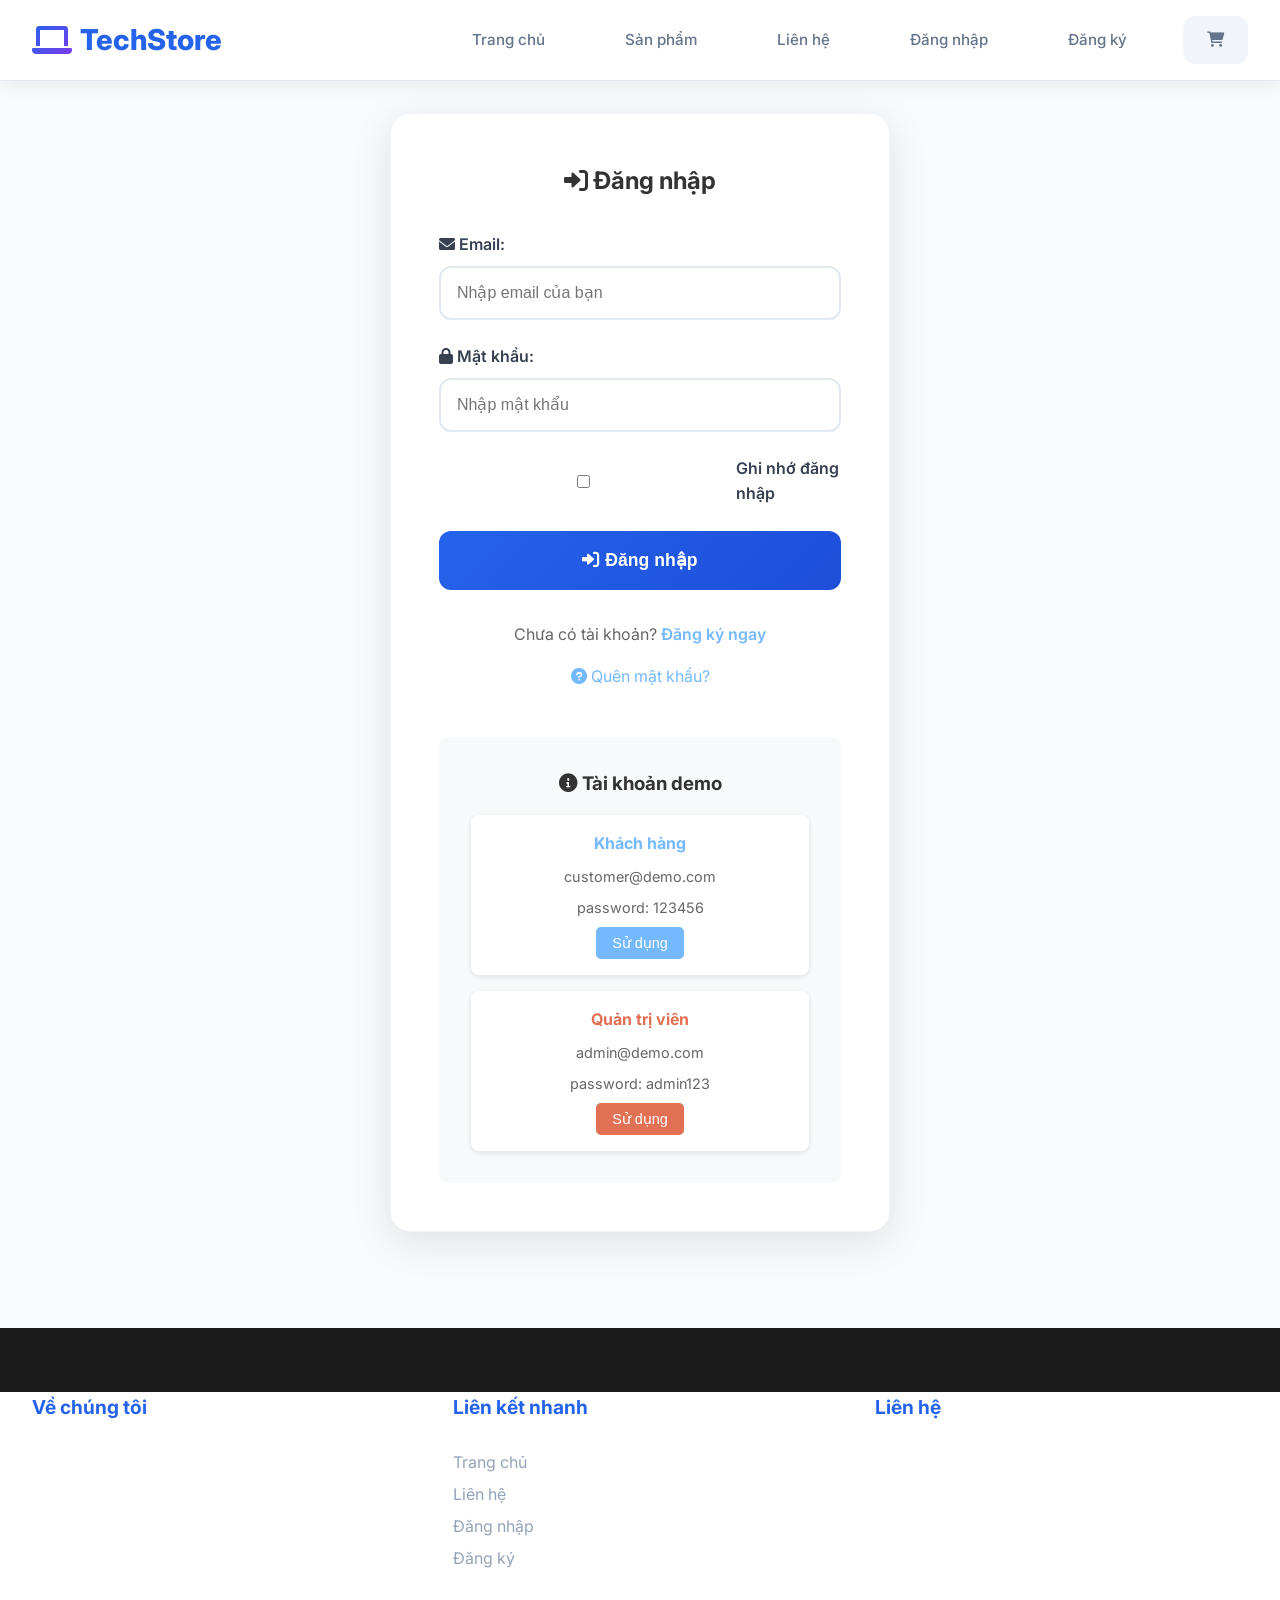
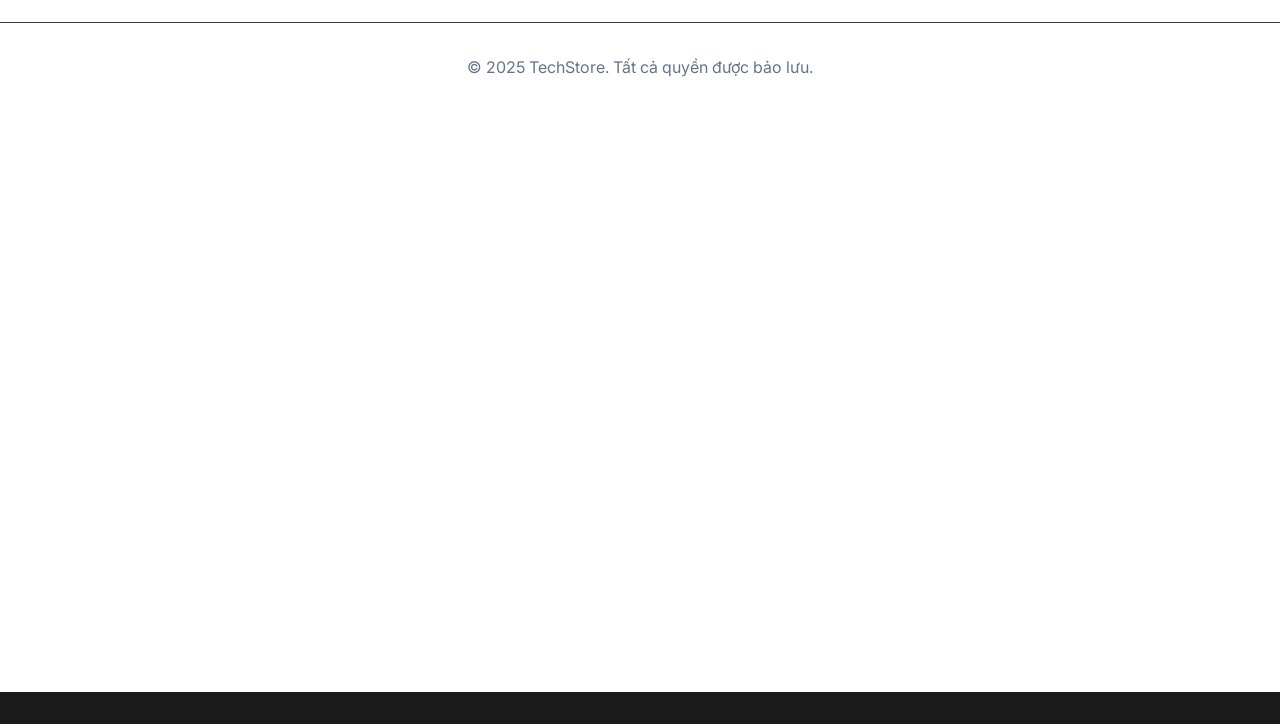
<file: profile.html>
<!DOCTYPE html>
<html lang="vi">

<head>
    <meta charset="UTF-8">
    <meta name="viewport" content="width=device-width, initial-scale=1.0">
    <title>Hồ sơ cá nhân - TechStore</title>
    <link rel="stylesheet" href="style.css">
    <link rel="stylesheet" href="https://cdnjs.cloudflare.com/ajax/libs/font-awesome/6.0.0/css/all.min.css">
</head>

<body>
    <div class="container">
        <!-- Header -->
        <header class="header">
            <div class="container">
                <div class="header-content">
                    <a href="index.html" class="logo">
                        <i class="fas fa-laptop"></i> TechStore
                    </a>
                    <nav class="nav">
                        <a href="index.html">Trang chủ</a>
                        <a href="products.html">Sản phẩm</a>
                        <a href="products.html">Sản phẩm</a>
                        <a href="products.html">Sản phẩm</a>
                        <a href="products.html">Sản phẩm</a>
                        <a href="contact.html">Liên hệ</a>
                        <a href="login.html" id="login-link">Đăng nhập</a>
                        <a href="register.html" id="register-link">Đăng ký</a>
                        <a href="profile.html" id="profile-link" style="display: none;">Hồ sơ</a>
                        <a href="admin.html" id="admin-link" style="display: none;">Quản trị</a>
                        <a href="cart.html" class="cart-icon">
                            <i class="fas fa-shopping-cart"></i>
                            <span class="cart-count" id="cart-count">0</span>
                        </a>
                    </nav>
                </div>
            </div>
        </header>

        <!-- Main Content -->
        <main class="main-content">
            <!-- Profile Header -->
            <div class="hero">
                <h1><i class="fas fa-user"></i> Hồ sơ cá nhân</h1>
                <p>Quản lý thông tin tài khoản của bạn</p>
            </div>

            <!-- Messages -->
            <div id="message-container"></div>

            <!-- Profile Content -->
            <div style="display: grid; grid-template-columns: repeat(auto-fit, minmax(300px, 1fr)); gap: 2rem;">
                <!-- Profile Info -->
                <div class="cart-container">
                    <h2 style="color: #333; margin-bottom: 1.5rem;">
                        <i class="fas fa-user-circle"></i> Thông tin cá nhân
                    </h2>
                    <div id="profile-info">
                        <!-- Profile information will be loaded here by JavaScript -->
                    </div>
                    <button id="edit-profile-btn" class="form-btn" style="margin-top: 1rem;">
                        <i class="fas fa-edit"></i> Chỉnh sửa thông tin
                    </button>
                </div>

                <!-- Order History -->
                <div class="cart-container">
                    <h2 style="color: #333; margin-bottom: 1.5rem;">
                        <i class="fas fa-history"></i> Lịch sử đơn hàng
                    </h2>
                    <div id="order-history">
                        <!-- Order history will be loaded here by JavaScript -->
                    </div>
                </div>
            </div>

            <!-- Edit Profile Form -->
            <div class="form-container" id="edit-profile-form" style="display: none;">
                <h2 style="text-align: center; margin-bottom: 2rem; color: #333;">
                    <i class="fas fa-edit"></i> Chỉnh sửa thông tin
                </h2>

                <form id="update-profile-form">
                    <div class="form-group">
                        <label for="edit-fullname">
                            <i class="fas fa-user"></i> Họ và tên:
                        </label>
                        <input type="text" id="edit-fullname" required>
                    </div>

                    <div class="form-group">
                        <label for="edit-email">
                            <i class="fas fa-envelope"></i> Email:
                        </label>
                        <input type="email" id="edit-email" required>
                    </div>

                    <div class="form-group">
                        <label for="edit-phone">
                            <i class="fas fa-phone"></i> Số điện thoại:
                        </label>
                        <input type="tel" id="edit-phone" required>
                    </div>

                    <div class="form-group">
                        <label for="edit-address">
                            <i class="fas fa-map-marker-alt"></i> Địa chỉ:
                        </label>
                        <textarea id="edit-address" rows="3" required></textarea>
                    </div>

                    <div class="form-group">
                        <label for="edit-birthday">
                            <i class="fas fa-calendar"></i> Ngày sinh:
                        </label>
                        <input type="date" id="edit-birthday" required>
                    </div>

                    <div class="form-group">
                        <label for="edit-gender">
                            <i class="fas fa-venus-mars"></i> Giới tính:
                        </label>
                        <select id="edit-gender" required>
                            <option value="">Chọn giới tính</option>
                            <option value="male">Nam</option>
                            <option value="female">Nữ</option>
                            <option value="other">Khác</option>
                        </select>
                    </div>

                    <div style="display: flex; gap: 1rem;">
                        <button type="submit" class="form-btn" style="flex: 1;">
                            <i class="fas fa-save"></i> Lưu thay đổi
                        </button>
                        <button type="button" id="cancel-edit-btn" class="form-btn" style="flex: 1; background: linear-gradient(135deg, #636e72, #2d3436);">
                            <i class="fas fa-times"></i> Hủy
                        </button>
                    </div>
                </form>
            </div>

            <!-- Change Password Form -->
            <div class="form-container" id="change-password-form" style="display: none;">
                <h2 style="text-align: center; margin-bottom: 2rem; color: #333;">
                    <i class="fas fa-key"></i> Đổi mật khẩu
                </h2>

                <form id="update-password-form">
                    <div class="form-group">
                        <label for="current-password">
                            <i class="fas fa-lock"></i> Mật khẩu hiện tại:
                        </label>
                        <input type="password" id="current-password" required>
                    </div>

                    <div class="form-group">
                        <label for="new-password">
                            <i class="fas fa-lock"></i> Mật khẩu mới:
                        </label>
                        <input type="password" id="new-password" required>
                        <div id="new-password-strength" style="margin-top: 0.5rem; font-size: 0.9rem;"></div>
                    </div>

                    <div class="form-group">
                        <label for="confirm-new-password">
                            <i class="fas fa-lock"></i> Xác nhận mật khẩu mới:
                        </label>
                        <input type="password" id="confirm-new-password" required>
                        <div id="new-password-match" style="margin-top: 0.5rem; font-size: 0.9rem;"></div>
                    </div>

                    <div style="display: flex; gap: 1rem;">
                        <button type="submit" class="form-btn" style="flex: 1;">
                            <i class="fas fa-save"></i> Đổi mật khẩu
                        </button>
                        <button type="button" id="cancel-password-btn" class="form-btn" style="flex: 1; background: linear-gradient(135deg, #636e72, #2d3436);">
                            <i class="fas fa-times"></i> Hủy
                        </button>
                    </div>
                </form>
            </div>

            <!-- Account Actions -->
            <div class="cart-container" style="margin-top: 2rem;">
                <h2 style="color: #333; margin-bottom: 1.5rem;">
                    <i class="fas fa-cog"></i> Tùy chọn tài khoản
                </h2>
                <div style="display: grid; grid-template-columns: repeat(auto-fit, minmax(250px, 1fr)); gap: 1rem;">
                    <button id="change-password-btn" class="form-btn" style="background: linear-gradient(135deg, #74b9ff, #0984e3);">
                        <i class="fas fa-key"></i> Đổi mật khẩu
                    </button>
                    <button id="logout-btn" class="form-btn" style="background: linear-gradient(135deg, #ff4757, #ff3742);">
                        <i class="fas fa-sign-out-alt"></i> Đăng xuất
                    </button>
                    <button id="delete-account-btn" class="form-btn" style="background: linear-gradient(135deg, #636e72, #2d3436);">
                        <i class="fas fa-trash"></i> Xóa tài khoản
                    </button>
                </div>
            </div>

            <!-- Statistics -->
            <div class="cart-container" style="margin-top: 2rem;">
                <h2 style="color: #333; margin-bottom: 1.5rem;">
                    <i class="fas fa-chart-bar"></i> Thống kê mua sắm
                </h2>
                <div class="stats-grid">
                    <div class="stat-card">
                        <div class="stat-number" id="total-orders">0</div>
                        <div class="stat-label">Tổng đơn hàng</div>
                    </div>
                    <div class="stat-card">
                        <div class="stat-number" id="total-spent">0 VNĐ</div>
                        <div class="stat-label">Tổng chi tiêu</div>
                    </div>
                    <div class="stat-card">
                        <div class="stat-number" id="member-since">0</div>
                        <div class="stat-label">Ngày thành viên</div>
                    </div>
                </div>
            </div>
        </main>

        <!-- Footer -->
        <footer class="footer">
            <div class="container">
                <div class="footer-content">
                    <div class="footer-section">
                        <h3>Về chúng tôi</h3>
                        <p>TechStore là cửa hàng công nghệ hàng đầu Việt Nam, chuyên cung cấp các sản phẩm điện tử chất lượng cao với giá cả hợp lý.</p>
                    </div>
                    <div class="footer-section">
                        <h3>Liên kết nhanh</h3>
                        <ul style="list-style: none;">
                            <li><a href="index.html">Trang chủ</a></li>
                            <li><a href="contact.html">Liên hệ</a></li>
                            <li><a href="login.html">Đăng nhập</a></li>
                            <li><a href="register.html">Đăng ký</a></li>
                        </ul>
                    </div>
                    <div class="footer-section">
                        <h3>Liên hệ</h3>
                        <p><i class="fas fa-phone"></i> 1900 1234</p>
                        <p><i class="fas fa-envelope"></i> info@techstore.vn</p>
                        <p><i class="fas fa-map-marker-alt"></i> 123 Đường ABC, Quận 1, TP.HCM</p>
                    </div>
                </div>
                <div class="footer-bottom">
                    <p>&copy; 2025 TechStore. Tất cả quyền được bảo lưu.</p>
                </div>
            </div>
        </footer>
    </div>

    <script src="script.js"></script>
</body>

</html>
</file>
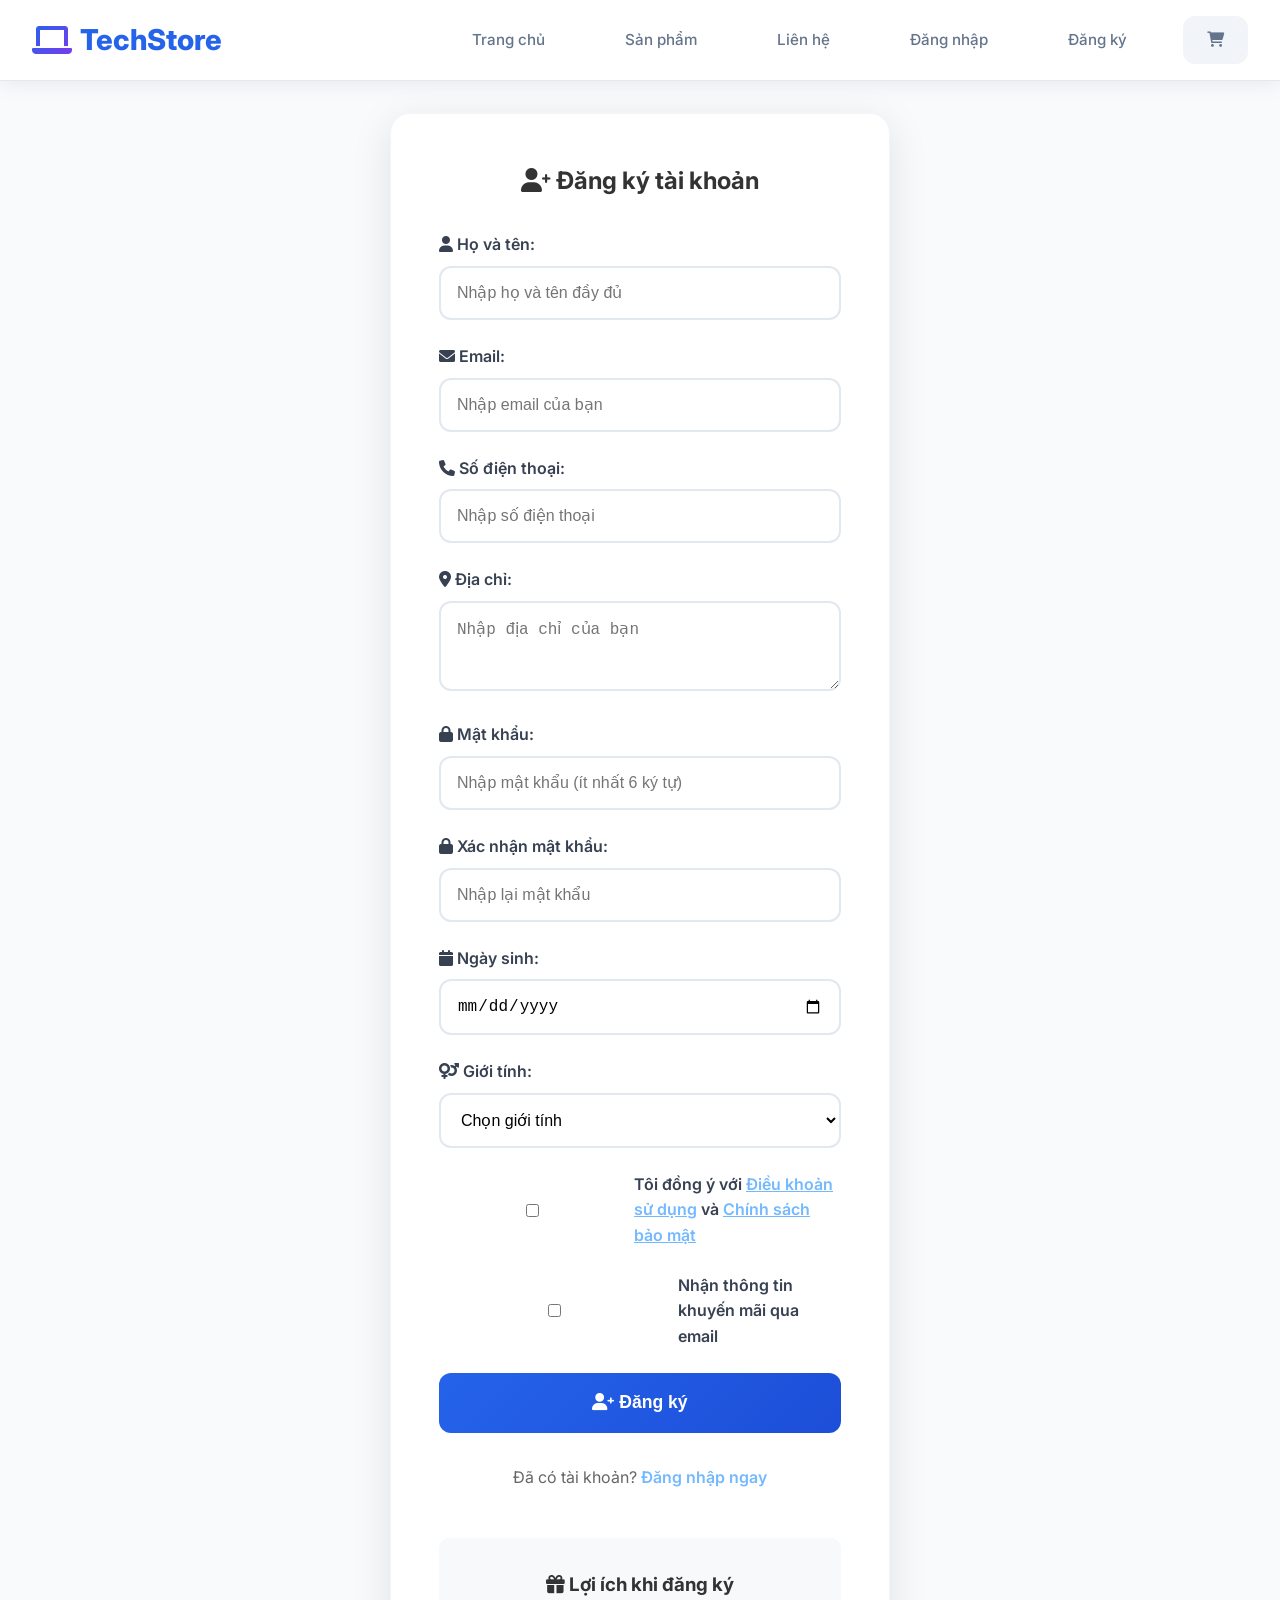
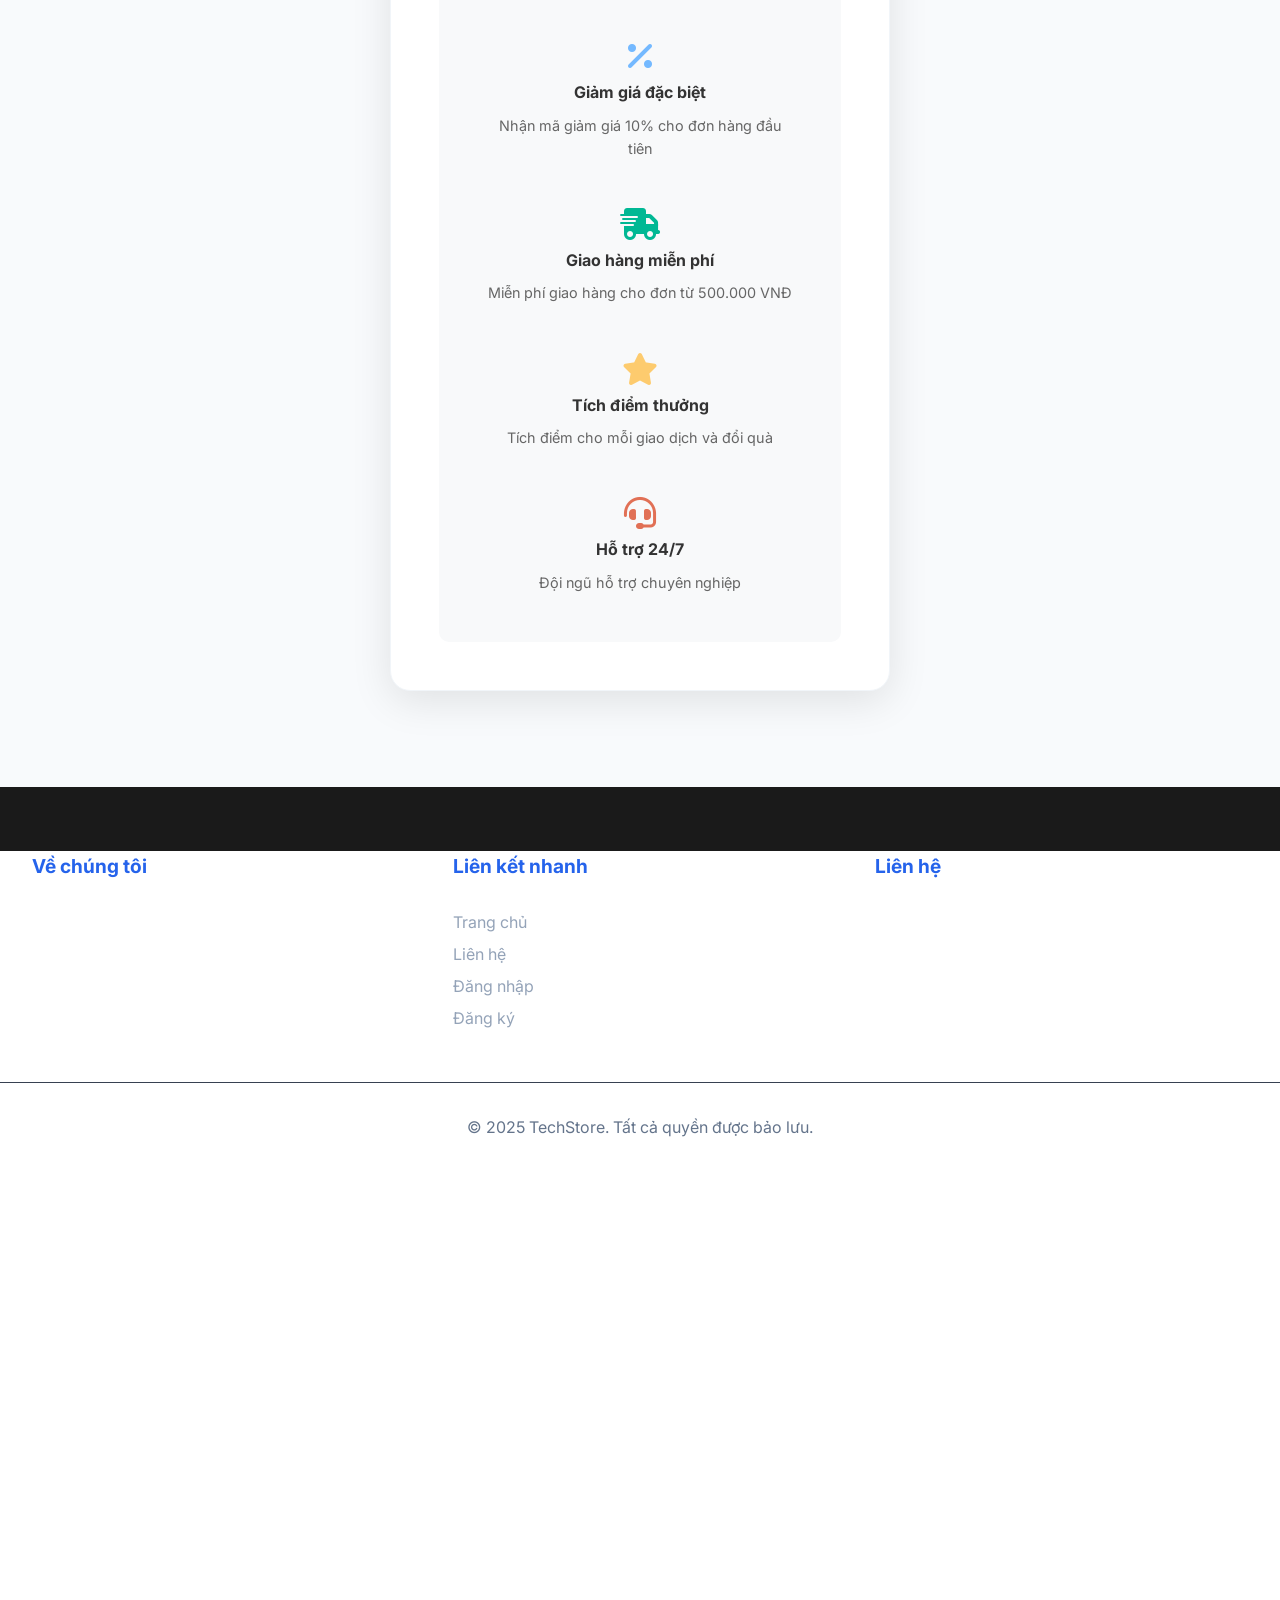
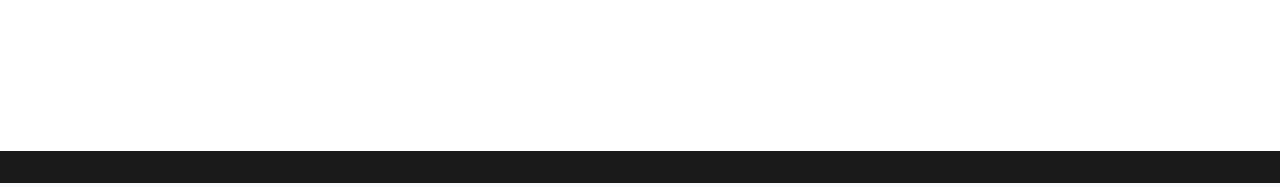
<file: register.html>
<!DOCTYPE html>
<html lang="vi">

<head>
    <meta charset="UTF-8">
    <meta name="viewport" content="width=device-width, initial-scale=1.0">
    <title>Đăng ký - TechStore</title>
    <link rel="stylesheet" href="style.css">
    <link rel="stylesheet" href="https://cdnjs.cloudflare.com/ajax/libs/font-awesome/6.0.0/css/all.min.css">
</head>

<body>
    <!-- Header -->
    <header class="header">
        <div class="header-content">
            <a href="index.html" class="logo">
                <i class="fas fa-laptop"></i> TechStore
            </a>
            <nav class="nav">
                <a href="index.html">Trang chủ</a>
                <a href="products.html">Sản phẩm</a>
                <a href="contact.html">Liên hệ</a>
                <a href="login.html" id="login-link">Đăng nhập</a>
                <a href="register.html" id="register-link">Đăng ký</a>
                <a href="profile.html" id="profile-link" style="display: none;">Hồ sơ</a>
                <a href="admin.html" id="admin-link" style="display: none;">Quản trị</a>
                <a href="cart.html" class="cart-icon">
                    <i class="fas fa-shopping-cart"></i>
                    <span class="cart-count" id="cart-count">0</span>
                </a>
            </nav>
        </div>
    </header>

        <!-- Main Content -->
    <main class="main-content" id="main-content">
            <!-- Register Form -->
            <div class="form-container">
                <h2 style="text-align: center; margin-bottom: 2rem; color: #333;">
                    <i class="fas fa-user-plus"></i> Đăng ký tài khoản
                </h2>

                <!-- Messages -->
                <div id="message-container"></div>

                <form id="register-form">
                    <div class="form-group">
                        <label for="fullname">
                            <i class="fas fa-user"></i> Họ và tên:
                        </label>
                        <input type="text" id="fullname" required placeholder="Nhập họ và tên đầy đủ">
                    </div>

                    <div class="form-group">
                        <label for="email">
                            <i class="fas fa-envelope"></i> Email:
                        </label>
                        <input type="email" id="email" required placeholder="Nhập email của bạn">
                    </div>

                    <div class="form-group">
                        <label for="phone">
                            <i class="fas fa-phone"></i> Số điện thoại:
                        </label>
                        <input type="tel" id="phone" required placeholder="Nhập số điện thoại">
                    </div>

                    <div class="form-group">
                        <label for="address">
                            <i class="fas fa-map-marker-alt"></i> Địa chỉ:
                        </label>
                        <textarea id="address" rows="3" required placeholder="Nhập địa chỉ của bạn"></textarea>
                    </div>

                    <div class="form-group">
                        <label for="password">
                            <i class="fas fa-lock"></i> Mật khẩu:
                        </label>
                        <input type="password" id="password" required placeholder="Nhập mật khẩu (ít nhất 6 ký tự)">
                        <div id="password-strength" style="margin-top: 0.5rem; font-size: 0.9rem;"></div>
                    </div>

                    <div class="form-group">
                        <label for="confirm-password">
                            <i class="fas fa-lock"></i> Xác nhận mật khẩu:
                        </label>
                        <input type="password" id="confirm-password" required placeholder="Nhập lại mật khẩu">
                        <div id="password-match" style="margin-top: 0.5rem; font-size: 0.9rem;"></div>
                    </div>

                    <div class="form-group">
                        <label for="birthday">
                            <i class="fas fa-calendar"></i> Ngày sinh:
                        </label>
                        <input type="date" id="birthday" required>
                    </div>

                    <div class="form-group">
                        <label for="gender">
                            <i class="fas fa-venus-mars"></i> Giới tính:
                        </label>
                        <select id="gender" required>
                            <option value="">Chọn giới tính</option>
                            <option value="male">Nam</option>
                            <option value="female">Nữ</option>
                            <option value="other">Khác</option>
                        </select>
                    </div>

                    <div class="form-group" style="display: flex; align-items: center; gap: 0.5rem;">
                        <input type="checkbox" id="terms" required>
                        <label for="terms" style="margin-bottom: 0;">
                            Tôi đồng ý với 
                            <a href="#" style="color: #74b9ff;">Điều khoản sử dụng</a> 
                            và 
                            <a href="#" style="color: #74b9ff;">Chính sách bảo mật</a>
                        </label>
                    </div>

                    <div class="form-group" style="display: flex; align-items: center; gap: 0.5rem;">
                        <input type="checkbox" id="newsletter">
                        <label for="newsletter" style="margin-bottom: 0;">
                            Nhận thông tin khuyến mãi qua email
                        </label>
                    </div>

                    <button type="submit" class="form-btn">
                        <i class="fas fa-user-plus"></i> Đăng ký
                    </button>
                </form>

                <!-- Additional Links -->
                <div style="text-align: center; margin-top: 2rem;">
                    <p style="color: #666;">
                        Đã có tài khoản?
                        <a href="login.html" style="color: #74b9ff; text-decoration: none; font-weight: 600;">
                            Đăng nhập ngay
                        </a>
                    </p>
                </div>

                <!-- Benefits -->
                <div style="margin-top: 3rem; padding: 2rem; background: #f8f9fa; border-radius: 10px;">
                    <h3 style="text-align: center; color: #333; margin-bottom: 1.5rem;">
                        <i class="fas fa-gift"></i> Lợi ích khi đăng ký
                    </h3>
                    <div style="display: grid; grid-template-columns: repeat(auto-fit, minmax(200px, 1fr)); gap: 1rem;">
                        <div style="text-align: center; padding: 1rem;">
                            <i class="fas fa-percentage" style="font-size: 2rem; color: #74b9ff; margin-bottom: 0.5rem;"></i>
                            <h4 style="color: #333; margin-bottom: 0.5rem;">Giảm giá đặc biệt</h4>
                            <p style="font-size: 0.9rem; color: #666;">Nhận mã giảm giá 10% cho đơn hàng đầu tiên</p>
                        </div>
                        <div style="text-align: center; padding: 1rem;">
                            <i class="fas fa-shipping-fast" style="font-size: 2rem; color: #00b894; margin-bottom: 0.5rem;"></i>
                            <h4 style="color: #333; margin-bottom: 0.5rem;">Giao hàng miễn phí</h4>
                            <p style="font-size: 0.9rem; color: #666;">Miễn phí giao hàng cho đơn từ 500.000 VNĐ</p>
                        </div>
                        <div style="text-align: center; padding: 1rem;">
                            <i class="fas fa-star" style="font-size: 2rem; color: #fdcb6e; margin-bottom: 0.5rem;"></i>
                            <h4 style="color: #333; margin-bottom: 0.5rem;">Tích điểm thưởng</h4>
                            <p style="font-size: 0.9rem; color: #666;">Tích điểm cho mỗi giao dịch và đổi quà</p>
                        </div>
                        <div style="text-align: center; padding: 1rem;">
                            <i class="fas fa-headset" style="font-size: 2rem; color: #e17055; margin-bottom: 0.5rem;"></i>
                            <h4 style="color: #333; margin-bottom: 0.5rem;">Hỗ trợ 24/7</h4>
                            <p style="font-size: 0.9rem; color: #666;">Đội ngũ hỗ trợ chuyên nghiệp</p>
                        </div>
                    </div>
                </div>
            </div>
        </main>

        <!-- Footer -->
        <footer class="footer">
            <div class="container">
                <div class="footer-content">
                    <div class="footer-section">
                        <h3>Về chúng tôi</h3>
                        <p>TechStore là cửa hàng công nghệ hàng đầu Việt Nam, chuyên cung cấp các sản phẩm điện tử chất lượng cao với giá cả hợp lý.</p>
                    </div>
                    <div class="footer-section">
                        <h3>Liên kết nhanh</h3>
                        <ul style="list-style: none;">
                            <li><a href="index.html">Trang chủ</a></li>
                            <li><a href="contact.html">Liên hệ</a></li>
                            <li><a href="login.html">Đăng nhập</a></li>
                            <li><a href="register.html">Đăng ký</a></li>
                        </ul>
                    </div>
                    <div class="footer-section">
                        <h3>Liên hệ</h3>
                        <p><i class="fas fa-phone"></i> 1900 1234</p>
                        <p><i class="fas fa-envelope"></i> info@techstore.vn</p>
                        <p><i class="fas fa-map-marker-alt"></i> 123 Đường ABC, Quận 1, TP.HCM</p>
                    </div>
                </div>
                <div class="footer-bottom">
                    <p>&copy; 2025 TechStore. Tất cả quyền được bảo lưu.</p>
                </div>
            </div>
        </footer>
    </div>

    <script src="script.js"></script>
</body>

</html>
</file>
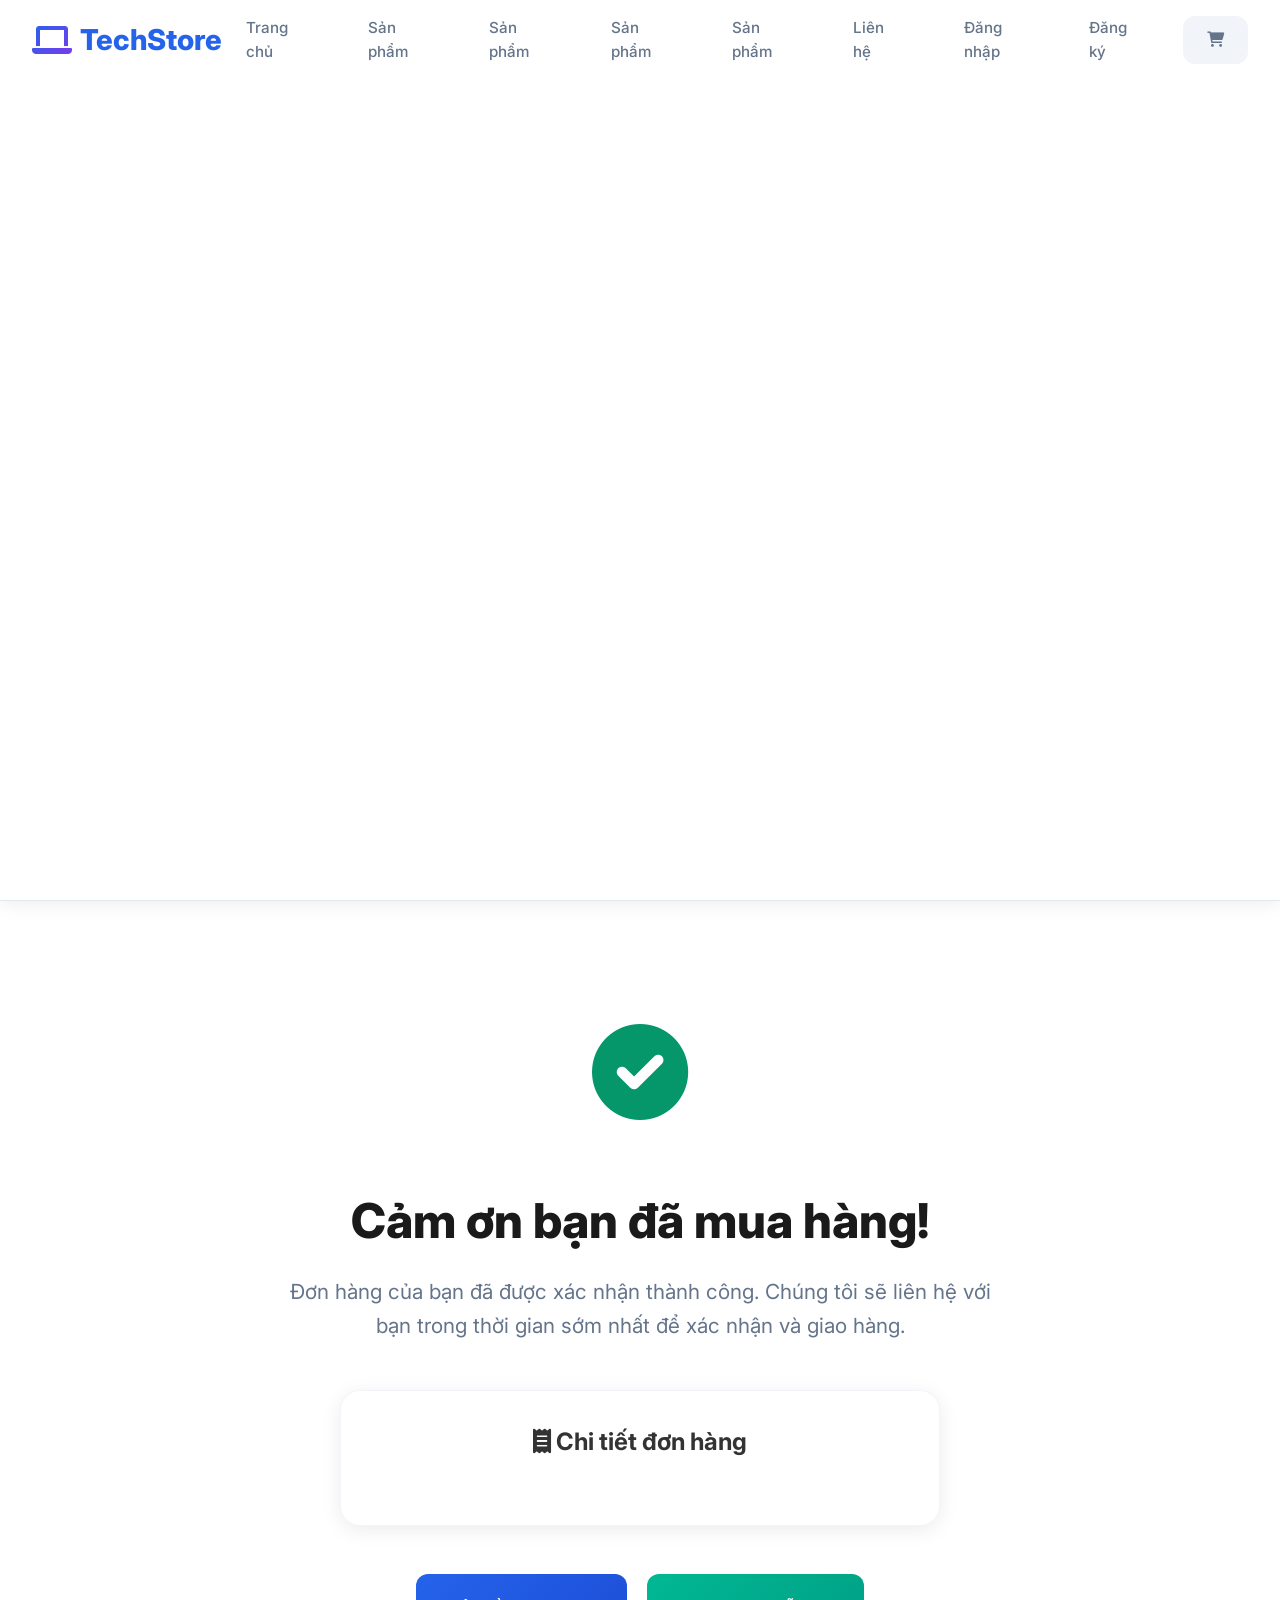
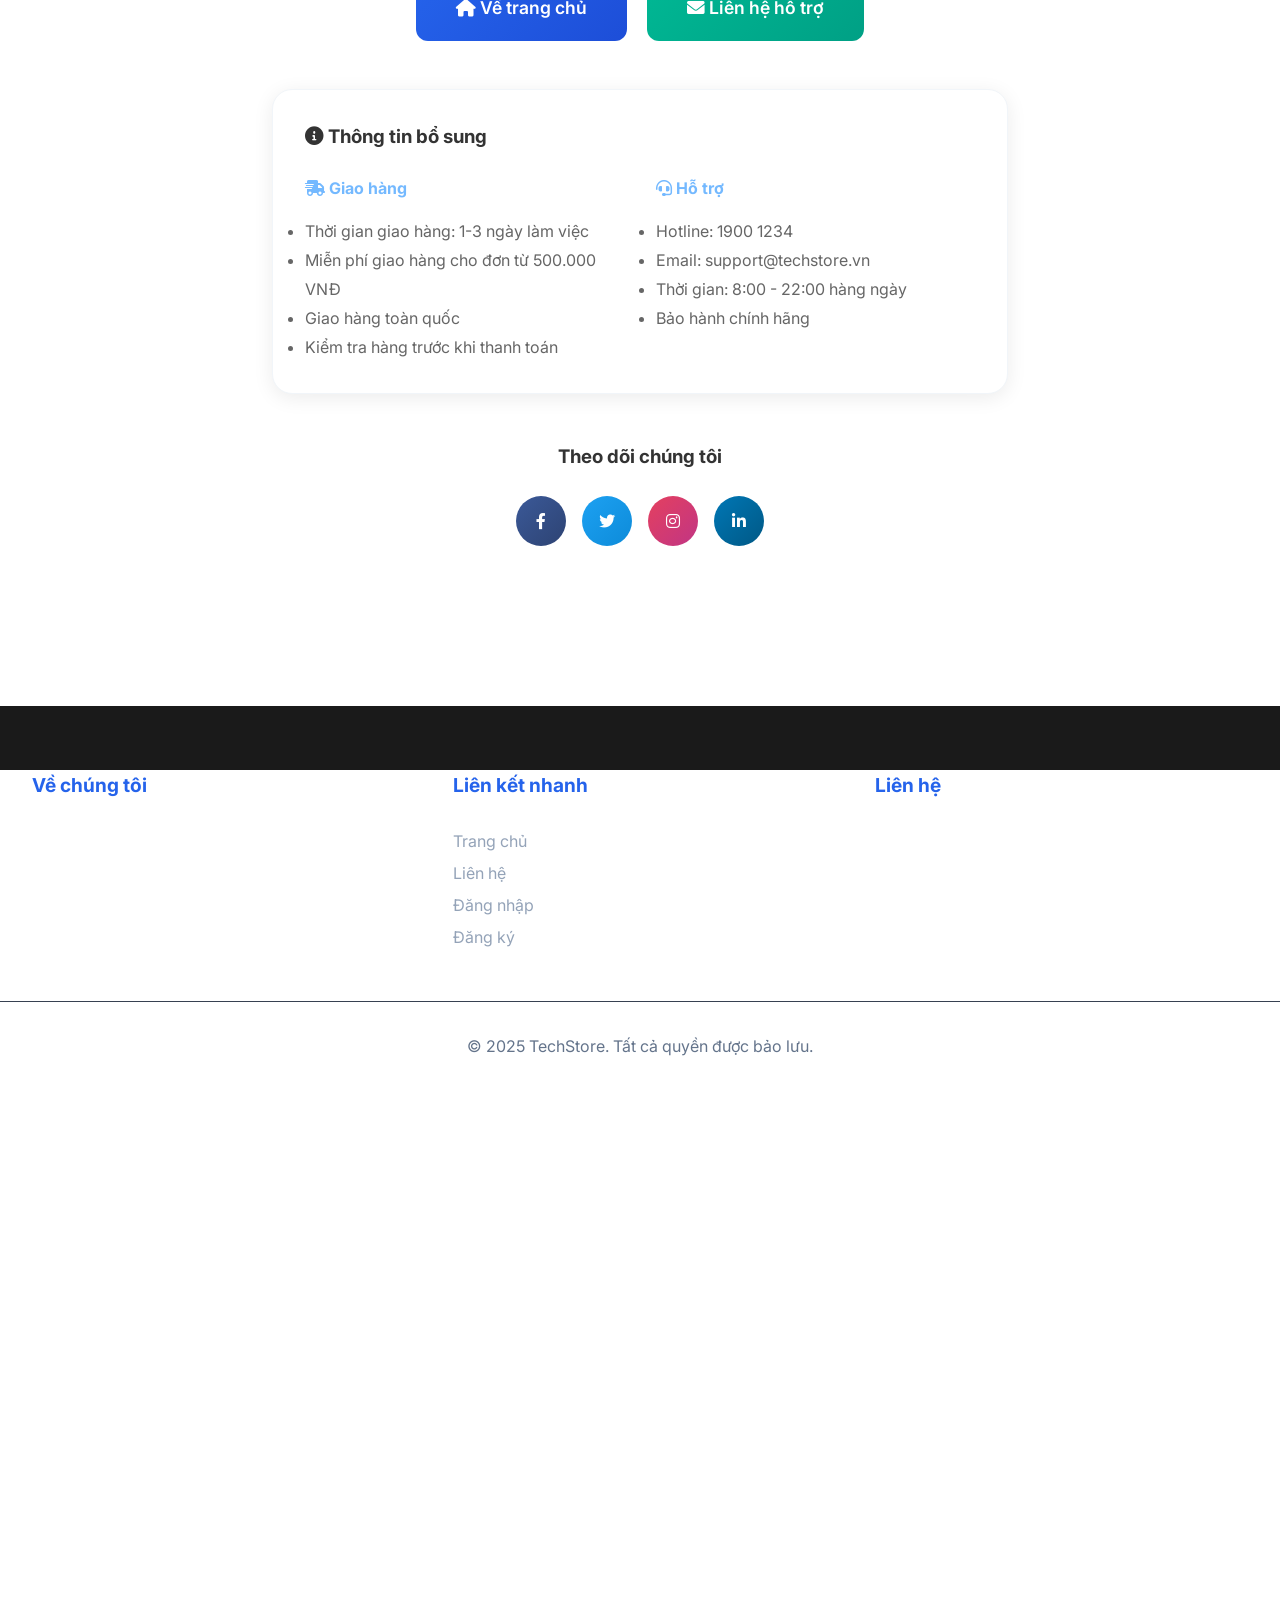
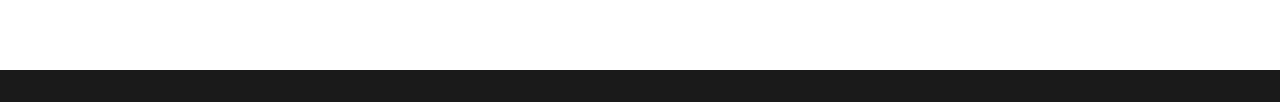
<file: thankyou.html>
<!DOCTYPE html>
<html lang="vi">

<head>
    <meta charset="UTF-8">
    <meta name="viewport" content="width=device-width, initial-scale=1.0">
    <title>Cảm ơn bạn - TechStore</title>
    <link rel="stylesheet" href="style.css">
    <link rel="stylesheet" href="https://cdnjs.cloudflare.com/ajax/libs/font-awesome/6.0.0/css/all.min.css">
</head>

<body>
    <div class="container">
        <!-- Header -->
        <header class="header">
            <div class="container">
                <div class="header-content">
                    <a href="index.html" class="logo">
                        <i class="fas fa-laptop"></i> TechStore
                    </a>
                    <nav class="nav">
                        <a href="index.html">Trang chủ</a>
                        <a href="products.html">Sản phẩm</a>
                        <a href="products.html">Sản phẩm</a>
                        <a href="products.html">Sản phẩm</a>
                        <a href="products.html">Sản phẩm</a>
                        <a href="contact.html">Liên hệ</a>
                        <a href="login.html" id="login-link">Đăng nhập</a>
                        <a href="register.html" id="register-link">Đăng ký</a>
                        <a href="profile.html" id="profile-link" style="display: none;">Hồ sơ</a>
                        <a href="admin.html" id="admin-link" style="display: none;">Quản trị</a>
                        <a href="cart.html" class="cart-icon">
                            <i class="fas fa-shopping-cart"></i>
                            <span class="cart-count" id="cart-count">0</span>
                        </a>
                    </nav>
                </div>
            </div>
        </header>

        <!-- Main Content -->
        <main class="main-content">
            <!-- Thank You Container -->
            <div class="thank-you-container">
                <div class="thank-you-icon">
                    <i class="fas fa-check-circle"></i>
                </div>
                <h1 class="thank-you-title">Cảm ơn bạn đã mua hàng!</h1>
                <p class="thank-you-message">
                    Đơn hàng của bạn đã được xác nhận thành công. Chúng tôi sẽ liên hệ với bạn trong thời gian sớm nhất để xác nhận và giao hàng.
                </p>

                <!-- Order Details -->
                <div class="cart-container" id="order-details" style="max-width: 600px; margin: 2rem auto;">
                    <h2 style="text-align: center; margin-bottom: 2rem; color: #333;">
                        <i class="fas fa-receipt"></i> Chi tiết đơn hàng
                    </h2>
                    <div id="order-info">
                        <!-- Order information will be loaded here by JavaScript -->
                    </div>
                </div>

                <!-- Action Buttons -->
                <div style="margin-top: 3rem;">
                    <a href="index.html" class="back-to-home">
                        <i class="fas fa-home"></i> Về trang chủ
                    </a>
                    <a href="contact.html" class="back-to-home" style="margin-left: 1rem; background: linear-gradient(135deg, #00b894, #00a085);">
                        <i class="fas fa-envelope"></i> Liên hệ hỗ trợ
                    </a>
                </div>

                <!-- Additional Information -->
                <div class="cart-container" style="max-width: 800px; margin: 3rem auto; text-align: left;">
                    <h3 style="color: #333; margin-bottom: 1.5rem;">
                        <i class="fas fa-info-circle"></i> Thông tin bổ sung
                    </h3>
                    <div style="display: grid; grid-template-columns: repeat(auto-fit, minmax(250px, 1fr)); gap: 2rem;">
                        <div>
                            <h4 style="color: #74b9ff; margin-bottom: 1rem;">
                                <i class="fas fa-shipping-fast"></i> Giao hàng
                            </h4>
                            <ul style="color: #666; line-height: 1.8;">
                                <li>Thời gian giao hàng: 1-3 ngày làm việc</li>
                                <li>Miễn phí giao hàng cho đơn từ 500.000 VNĐ</li>
                                <li>Giao hàng toàn quốc</li>
                                <li>Kiểm tra hàng trước khi thanh toán</li>
                            </ul>
                        </div>
                        <div>
                            <h4 style="color: #74b9ff; margin-bottom: 1rem;">
                                <i class="fas fa-headset"></i> Hỗ trợ
                            </h4>
                            <ul style="color: #666; line-height: 1.8;">
                                <li>Hotline: 1900 1234</li>
                                <li>Email: support@techstore.vn</li>
                                <li>Thời gian: 8:00 - 22:00 hàng ngày</li>
                                <li>Bảo hành chính hãng</li>
                            </ul>
                        </div>
                    </div>
                </div>

                <!-- Social Media -->
                <div style="margin-top: 3rem;">
                    <h3 style="color: #333; margin-bottom: 1.5rem;">Theo dõi chúng tôi</h3>
                    <div style="display: flex; justify-content: center; gap: 1rem;">
                        <a href="#" style="display: inline-block; width: 50px; height: 50px; background: linear-gradient(135deg, #3b5998, #2d4373); color: white; border-radius: 50%; text-align: center; line-height: 50px; text-decoration: none; transition: all 0.3s ease;">
                            <i class="fab fa-facebook-f"></i>
                        </a>
                        <a href="#" style="display: inline-block; width: 50px; height: 50px; background: linear-gradient(135deg, #1da1f2, #0d8bd9); color: white; border-radius: 50%; text-align: center; line-height: 50px; text-decoration: none; transition: all 0.3s ease;">
                            <i class="fab fa-twitter"></i>
                        </a>
                        <a href="#" style="display: inline-block; width: 50px; height: 50px; background: linear-gradient(135deg, #e4405f, #c13584); color: white; border-radius: 50%; text-align: center; line-height: 50px; text-decoration: none; transition: all 0.3s ease;">
                            <i class="fab fa-instagram"></i>
                        </a>
                        <a href="#" style="display: inline-block; width: 50px; height: 50px; background: linear-gradient(135deg, #0077b5, #005885); color: white; border-radius: 50%; text-align: center; line-height: 50px; text-decoration: none; transition: all 0.3s ease;">
                            <i class="fab fa-linkedin-in"></i>
                        </a>
                    </div>
                </div>
            </div>
        </main>

        <!-- Footer -->
        <footer class="footer">
            <div class="container">
                <div class="footer-content">
                    <div class="footer-section">
                        <h3>Về chúng tôi</h3>
                        <p>TechStore là cửa hàng công nghệ hàng đầu Việt Nam, chuyên cung cấp các sản phẩm điện tử chất lượng cao với giá cả hợp lý.</p>
                    </div>
                    <div class="footer-section">
                        <h3>Liên kết nhanh</h3>
                        <ul style="list-style: none;">
                            <li><a href="index.html">Trang chủ</a></li>
                            <li><a href="contact.html">Liên hệ</a></li>
                            <li><a href="login.html">Đăng nhập</a></li>
                            <li><a href="register.html">Đăng ký</a></li>
                        </ul>
                    </div>
                    <div class="footer-section">
                        <h3>Liên hệ</h3>
                        <p><i class="fas fa-phone"></i> 1900 1234</p>
                        <p><i class="fas fa-envelope"></i> info@techstore.vn</p>
                        <p><i class="fas fa-map-marker-alt"></i> 123 Đường ABC, Quận 1, TP.HCM</p>
                    </div>
                </div>
                <div class="footer-bottom">
                    <p>&copy; 2025 TechStore. Tất cả quyền được bảo lưu.</p>
                </div>
            </div>
        </footer>
    </div>

    <script src="script.js"></script>
</body>

</html>
</file>
<file: style.css>
/* Reset và Base Styles */

@import url('https://fonts.googleapis.com/css2?family=Inter:wght@400;500;600;700;800&display=swap');
* {
    margin: 0;
    padding: 0;
    box-sizing: border-box;
}

body {
    font-family: 'Inter', 'Segoe UI', Tahoma, Geneva, Verdana, sans-serif;
    line-height: 1.6;
    color: #1a1a1a;
    background: #f8fafc;
    min-height: 100vh;
    display: flex;
    flex-direction: column;
}


/* Container chính */

.container {
    max-width: 100%;
    margin: 0 auto;
    padding: 0;
    background: #ffffff;
    min-height: 100vh;
    box-shadow: none;
}


/* Header */

.header {
    background: #ffffff;
    color: #1a1a1a;
    padding: 0;
    box-shadow: 0 2px 20px rgba(0, 0, 0, 0.08);
    position: sticky;
    top: 0;
    z-index: 1000;
    border-bottom: 1px solid #e2e8f0;
}

.header-content {
    max-width: 1400px;
    margin: 0 auto;
    padding: 0 2rem;
    display: flex;
    justify-content: space-between;
    align-items: center;
    height: 80px;
}

.logo {
    font-size: 1.8rem;
    font-weight: 800;
    text-decoration: none;
    color: #2563eb;
    display: flex;
    align-items: center;
    gap: 0.5rem;
}

.logo i {
    font-size: 2rem;
    background: linear-gradient(135deg, #2563eb, #7c3aed);
    -webkit-background-clip: text;
    -webkit-text-fill-color: transparent;
    background-clip: text;
}

.nav {
    display: flex;
    gap: 2rem;
    align-items: center;
}

.nav a {
    color: #64748b;
    text-decoration: none;
    font-weight: 500;
    padding: 0.75rem 1.5rem;
    border-radius: 12px;
    transition: all 0.3s ease;
    position: relative;
    font-size: 0.95rem;
}

.nav a:hover {
    color: #2563eb;
    background: #f1f5f9;
    transform: translateY(-1px);
}

.cart-icon {
    position: relative;
    background: #f1f5f9;
    padding: 0.75rem;
    border-radius: 12px;
    transition: all 0.3s ease;
    color: #64748b;
    text-decoration: none;
}

.cart-icon:hover {
    background: #e2e8f0;
    transform: scale(1.05);
    color: #2563eb;
}

.cart-count {
    position: absolute;
    top: -5px;
    right: -5px;
    background: #ef4444;
    color: white;
    border-radius: 50%;
    width: 20px;
    height: 20px;
    display: flex;
    align-items: center;
    justify-content: center;
    font-size: 0.75rem;
    font-weight: 600;
}


/* Main Content */

.main-content {
    padding: 0;
}


/* Hero Section */

.hero {
    background: linear-gradient(135deg, #667eea 0%, #764ba2 100%);
    color: white;
    padding: 6rem 2rem;
    text-align: center;
    position: relative;
    overflow: hidden;
}

.hero::before {
    content: '';
    position: absolute;
    top: 0;
    left: 0;
    right: 0;
    bottom: 0;
    background: url('data:image/svg+xml,<svg xmlns="http://www.w3.org/2000/svg" viewBox="0 0 1000 1000"><defs><radialGradient id="a" cx="50%" cy="50%"><stop offset="0%" stop-color="%23ffffff" stop-opacity="0.1"/><stop offset="100%" stop-color="%23ffffff" stop-opacity="0"/></radialGradient></defs><circle cx="200" cy="200" r="300" fill="url(%23a)"/><circle cx="800" cy="800" r="400" fill="url(%23a)"/></svg>');
    opacity: 0.3;
}

.hero-content {
    max-width: 1200px;
    margin: 0 auto;
    position: relative;
    z-index: 2;
}

.hero h1 {
    font-size: 3.5rem;
    font-weight: 800;
    margin-bottom: 1.5rem;
    text-shadow: 0 4px 20px rgba(0, 0, 0, 0.3);
    line-height: 1.2;
}

.hero p {
    font-size: 1.3rem;
    opacity: 0.95;
    margin-bottom: 3rem;
    max-width: 600px;
    margin-left: auto;
    margin-right: auto;
}

.hero-features {
    display: flex;
    justify-content: center;
    gap: 3rem;
    margin-bottom: 3rem;
    flex-wrap: wrap;
}

.feature-item {
    display: flex;
    align-items: center;
    gap: 0.75rem;
    background: rgba(255, 255, 255, 0.15);
    padding: 1rem 1.5rem;
    border-radius: 50px;
    backdrop-filter: blur(10px);
    border: 1px solid rgba(255, 255, 255, 0.2);
}

.feature-item i {
    font-size: 1.2rem;
}

.hero-cta {
    background: #ffffff;
    color: #2563eb;
    border: none;
    padding: 1.2rem 2.5rem;
    border-radius: 50px;
    font-size: 1.1rem;
    font-weight: 600;
    cursor: pointer;
    transition: all 0.3s ease;
    box-shadow: 0 10px 30px rgba(0, 0, 0, 0.2);
    display: inline-flex;
    align-items: center;
    gap: 0.5rem;
}

.hero-cta:hover {
    transform: translateY(-3px);
    box-shadow: 0 15px 40px rgba(0, 0, 0, 0.3);
    background: #f8fafc;
}

.hero-image {
    position: absolute;
    top: 50%;
    right: 5%;
    transform: translateY(-50%);
    z-index: 1;
}

.floating-card {
    position: absolute;
    background: rgba(255, 255, 255, 0.2);
    backdrop-filter: blur(10px);
    border: 1px solid rgba(255, 255, 255, 0.3);
    padding: 1rem 1.5rem;
    border-radius: 20px;
    color: white;
    font-weight: 600;
    display: flex;
    align-items: center;
    gap: 0.5rem;
    animation: float 6s ease-in-out infinite;
}

.floating-card:nth-child(1) {
    top: -50px;
    left: 0;
    animation-delay: 0s;
}

.floating-card:nth-child(2) {
    top: 50px;
    right: -50px;
    animation-delay: 2s;
}

.floating-card:nth-child(3) {
    bottom: -50px;
    left: 50px;
    animation-delay: 4s;
}

@keyframes float {
    0%,
    100% {
        transform: translateY(0px);
    }
    50% {
        transform: translateY(-20px);
    }
}


/* Filters */

.filters {
    background: white;
    padding: 2rem;
    border-radius: 0;
    box-shadow: none;
    margin: 0;
    display: flex;
    gap: 2rem;
    flex-wrap: wrap;
    align-items: center;
    justify-content: center;
    border-bottom: 1px solid #e2e8f0;
    max-width: 1400px;
    margin: 0 auto;
}

.filter-group {
    display: flex;
    flex-direction: column;
    gap: 0.5rem;
}

.filter-group label {
    font-weight: 600;
    color: #374151;
    font-size: 0.9rem;
}

.filter-group select,
.filter-group input {
    padding: 0.75rem 1rem;
    border: 2px solid #e2e8f0;
    border-radius: 12px;
    font-size: 0.95rem;
    transition: all 0.3s ease;
    background: white;
    min-width: 200px;
}

.filter-group select:focus,
.filter-group input:focus {
    outline: none;
    border-color: #2563eb;
    box-shadow: 0 0 0 3px rgba(37, 99, 235, 0.1);
}


/* Products Grid */

.products-grid {
    display: grid;
    grid-template-columns: repeat(auto-fit, minmax(320px, 1fr));
    gap: 2rem;
    margin: 3rem auto;
    padding: 0 2rem;
    max-width: 1400px;
}

.product-card {
    background: white;
    border-radius: 20px;
    overflow: hidden;
    box-shadow: 0 4px 20px rgba(0, 0, 0, 0.08);
    transition: all 0.3s ease;
    position: relative;
    border: 1px solid #f1f5f9;
}

.product-card:hover {
    transform: translateY(-8px);
    box-shadow: 0 20px 40px rgba(0, 0, 0, 0.15);
    border-color: #e2e8f0;
}

.product-image {
    width: 100%;
    height: 280px;
    object-fit: cover;
    transition: all 0.3s ease;
}

.product-card:hover .product-image {
    transform: scale(1.05);
}

.product-info {
    padding: 2rem;
}

.product-category {
    color: #2563eb;
    font-size: 0.85rem;
    font-weight: 600;
    text-transform: uppercase;
    letter-spacing: 1px;
    margin-bottom: 0.5rem;
}

.product-name {
    font-size: 1.3rem;
    font-weight: 700;
    margin: 0.5rem 0 1rem 0;
    color: #1a1a1a;
    line-height: 1.3;
}

.product-description {
    color: #64748b;
    font-size: 0.95rem;
    margin-bottom: 1.5rem;
    line-height: 1.6;
    display: -webkit-box;
    -webkit-line-clamp: 2;
    -webkit-box-orient: vertical;
    overflow: hidden;
}

.product-price {
    font-size: 1.6rem;
    font-weight: 800;
    color: #059669;
    margin-bottom: 1.5rem;
}

.add-to-cart {
    width: 100%;
    padding: 1rem;
    background: linear-gradient(135deg, #2563eb, #1d4ed8);
    color: white;
    border: none;
    border-radius: 12px;
    font-size: 1rem;
    font-weight: 600;
    cursor: pointer;
    transition: all 0.3s ease;
    text-transform: none;
    letter-spacing: 0;
    display: flex;
    align-items: center;
    justify-content: center;
    gap: 0.5rem;
}

.add-to-cart:hover {
    background: linear-gradient(135deg, #1d4ed8, #1e40af);
    transform: translateY(-2px);
    box-shadow: 0 8px 25px rgba(37, 99, 235, 0.3);
}

.stock-info {
    position: absolute;
    top: 1rem;
    right: 1rem;
    background: rgba(0, 0, 0, 0.8);
    color: white;
    padding: 0.4rem 0.8rem;
    border-radius: 20px;
    font-size: 0.8rem;
    font-weight: 600;
    backdrop-filter: blur(10px);
}


/* Cart Styles */

.cart-container {
    background: white;
    border-radius: 20px;
    padding: 2rem;
    box-shadow: 0 4px 20px rgba(0, 0, 0, 0.08);
    margin-bottom: 2rem;
    border: 1px solid #f1f5f9;
}

.cart-item {
    display: flex;
    align-items: center;
    gap: 1.5rem;
    padding: 1.5rem;
    border-bottom: 1px solid #f1f5f9;
    transition: all 0.3s ease;
}

.cart-item:hover {
    background: #f8fafc;
    border-radius: 12px;
}

.cart-item-image {
    width: 100px;
    height: 100px;
    object-fit: cover;
    border-radius: 12px;
}

.cart-item-info {
    flex: 1;
}

.cart-item-name {
    font-weight: 700;
    color: #1a1a1a;
    margin-bottom: 0.5rem;
    font-size: 1.1rem;
}

.cart-item-price {
    color: #059669;
    font-weight: 700;
    font-size: 1.1rem;
}

.quantity-controls {
    display: flex;
    align-items: center;
    gap: 0.75rem;
}

.quantity-btn {
    width: 36px;
    height: 36px;
    border: none;
    border-radius: 50%;
    background: #2563eb;
    color: white;
    cursor: pointer;
    font-weight: 600;
    transition: all 0.3s ease;
    display: flex;
    align-items: center;
    justify-content: center;
}

.quantity-btn:hover {
    background: #1d4ed8;
    transform: scale(1.1);
}

.quantity-input {
    width: 60px;
    text-align: center;
    border: 2px solid #e2e8f0;
    border-radius: 8px;
    padding: 0.5rem;
    font-weight: 600;
}

.remove-btn {
    background: #ef4444;
    color: white;
    border: none;
    padding: 0.75rem 1.5rem;
    border-radius: 8px;
    cursor: pointer;
    transition: all 0.3s ease;
    font-weight: 600;
}

.remove-btn:hover {
    background: #dc2626;
    transform: scale(1.05);
}

.cart-total {
    background: linear-gradient(135deg, #7c3aed, #5b21b6);
    color: white;
    padding: 2.5rem;
    border-radius: 20px;
    text-align: center;
    margin-top: 2rem;
}

.cart-total h3 {
    font-size: 1.5rem;
    margin-bottom: 1rem;
    font-weight: 700;
}

.total-amount {
    font-size: 2.5rem;
    font-weight: 800;
    margin-bottom: 1.5rem;
}

.checkout-btn {
    background: white;
    color: #7c3aed;
    border: none;
    padding: 1.2rem 2.5rem;
    border-radius: 12px;
    font-size: 1.1rem;
    font-weight: 700;
    cursor: pointer;
    transition: all 0.3s ease;
    text-transform: none;
    letter-spacing: 0;
}

.checkout-btn:hover {
    background: #f8fafc;
    transform: translateY(-2px);
    box-shadow: 0 8px 25px rgba(0, 0, 0, 0.15);
}


/* Form Styles */

.form-container {
    background: white;
    border-radius: 20px;
    padding: 3rem;
    box-shadow: 0 10px 40px rgba(0, 0, 0, 0.1);
    max-width: 500px;
    margin: 2rem auto;
    border: 1px solid #f1f5f9;
}

.form-group {
    margin-bottom: 1.5rem;
}

.form-group label {
    display: block;
    margin-bottom: 0.5rem;
    font-weight: 600;
    color: #374151;
}

.form-group input,
.form-group textarea,
.form-group select {
    width: 100%;
    padding: 1rem;
    border: 2px solid #e2e8f0;
    border-radius: 12px;
    font-size: 1rem;
    transition: all 0.3s ease;
    background: white;
}

.form-group input:focus,
.form-group textarea:focus,
.form-group select:focus {
    outline: none;
    border-color: #2563eb;
    box-shadow: 0 0 0 3px rgba(37, 99, 235, 0.1);
}

.form-btn {
    width: 100%;
    padding: 1.2rem;
    background: linear-gradient(135deg, #2563eb, #1d4ed8);
    color: white;
    border: none;
    border-radius: 12px;
    font-size: 1.1rem;
    font-weight: 600;
    cursor: pointer;
    transition: all 0.3s ease;
    text-transform: none;
    letter-spacing: 0;
}

.form-btn:hover {
    background: linear-gradient(135deg, #1d4ed8, #1e40af);
    transform: translateY(-2px);
    box-shadow: 0 8px 25px rgba(37, 99, 235, 0.3);
}


/* Footer */

.footer {
    background: #1a1a1a;
    color: white;
    padding: 4rem 0 2rem;
    margin-top: 4rem;
}

.footer-content {
    max-width: 1400px;
    margin: 0 auto;
    padding: 0 2rem;
    display: grid;
    grid-template-columns: repeat(auto-fit, minmax(250px, 1fr));
    gap: 3rem;
    margin-bottom: 3rem;
}

.footer-section h3 {
    margin-bottom: 1.5rem;
    color: #2563eb;
    font-weight: 700;
    font-size: 1.2rem;
}

.footer-section a {
    color: #94a3b8;
    text-decoration: none;
    transition: color 0.3s ease;
    line-height: 2;
}

.footer-section a:hover {
    color: #2563eb;
}

.footer-bottom {
    text-align: center;
    padding-top: 2rem;
    border-top: 1px solid #374151;
    color: #64748b;
}


/* Thank You Page */

.thank-you-container {
    text-align: center;
    padding: 6rem 2rem;
    max-width: 800px;
    margin: 0 auto;
}

.thank-you-icon {
    font-size: 6rem;
    color: #059669;
    margin-bottom: 2rem;
}

.thank-you-title {
    font-size: 3rem;
    color: #1a1a1a;
    margin-bottom: 1rem;
    font-weight: 800;
}

.thank-you-message {
    font-size: 1.3rem;
    color: #64748b;
    margin-bottom: 3rem;
    line-height: 1.6;
}

.back-to-home {
    display: inline-block;
    padding: 1.2rem 2.5rem;
    background: linear-gradient(135deg, #2563eb, #1d4ed8);
    color: white;
    text-decoration: none;
    border-radius: 12px;
    font-weight: 600;
    transition: all 0.3s ease;
    font-size: 1.1rem;
}

.back-to-home:hover {
    transform: translateY(-2px);
    box-shadow: 0 8px 25px rgba(37, 99, 235, 0.3);
}


/* Responsive Design */

@media (max-width: 768px) {
    .header-content {
        padding: 0 1rem;
        height: 70px;
    }
    .nav {
        gap: 1rem;
    }
    .nav a {
        padding: 0.5rem 1rem;
        font-size: 0.9rem;
    }
    .hero {
        padding: 4rem 1rem;
    }
    .hero h1 {
        font-size: 2.5rem;
    }
    .hero p {
        font-size: 1.1rem;
    }
    .hero-features {
        flex-direction: column;
        gap: 1rem;
    }
    .filters {
        flex-direction: column;
        align-items: stretch;
        padding: 1.5rem;
    }
    .filter-group select,
    .filter-group input {
        min-width: auto;
    }
    .products-grid {
        grid-template-columns: 1fr;
        padding: 0 1rem;
        gap: 1.5rem;
    }
    .cart-item {
        flex-direction: column;
        text-align: center;
        gap: 1rem;
    }
    .footer-content {
        grid-template-columns: 1fr;
        text-align: center;
        padding: 0 1rem;
    }
    .hero-image {
        display: none;
    }
}


/* Animations */

@keyframes fadeIn {
    from {
        opacity: 0;
        transform: translateY(30px);
    }
    to {
        opacity: 1;
        transform: translateY(0);
    }
}

.fade-in {
    animation: fadeIn 0.8s ease-out;
}


/* Loading Spinner */

.loading {
    display: inline-block;
    width: 24px;
    height: 24px;
    border: 3px solid #f1f5f9;
    border-top: 3px solid #2563eb;
    border-radius: 50%;
    animation: spin 1s linear infinite;
}

@keyframes spin {
    0% {
        transform: rotate(0deg);
    }
    100% {
        transform: rotate(360deg);
    }
}


/* Success/Error Messages */

.message {
    padding: 1.2rem;
    border-radius: 12px;
    margin-bottom: 1.5rem;
    font-weight: 600;
    display: flex;
    align-items: center;
    gap: 0.75rem;
}

.message.success {
    background: #dcfce7;
    color: #166534;
    border: 1px solid #bbf7d0;
}

.message.error {
    background: #fef2f2;
    color: #991b1b;
    border: 1px solid #fecaca;
}

.message.info {
    background: #dbeafe;
    color: #1e40af;
    border: 1px solid #bfdbfe;
}
</file>
